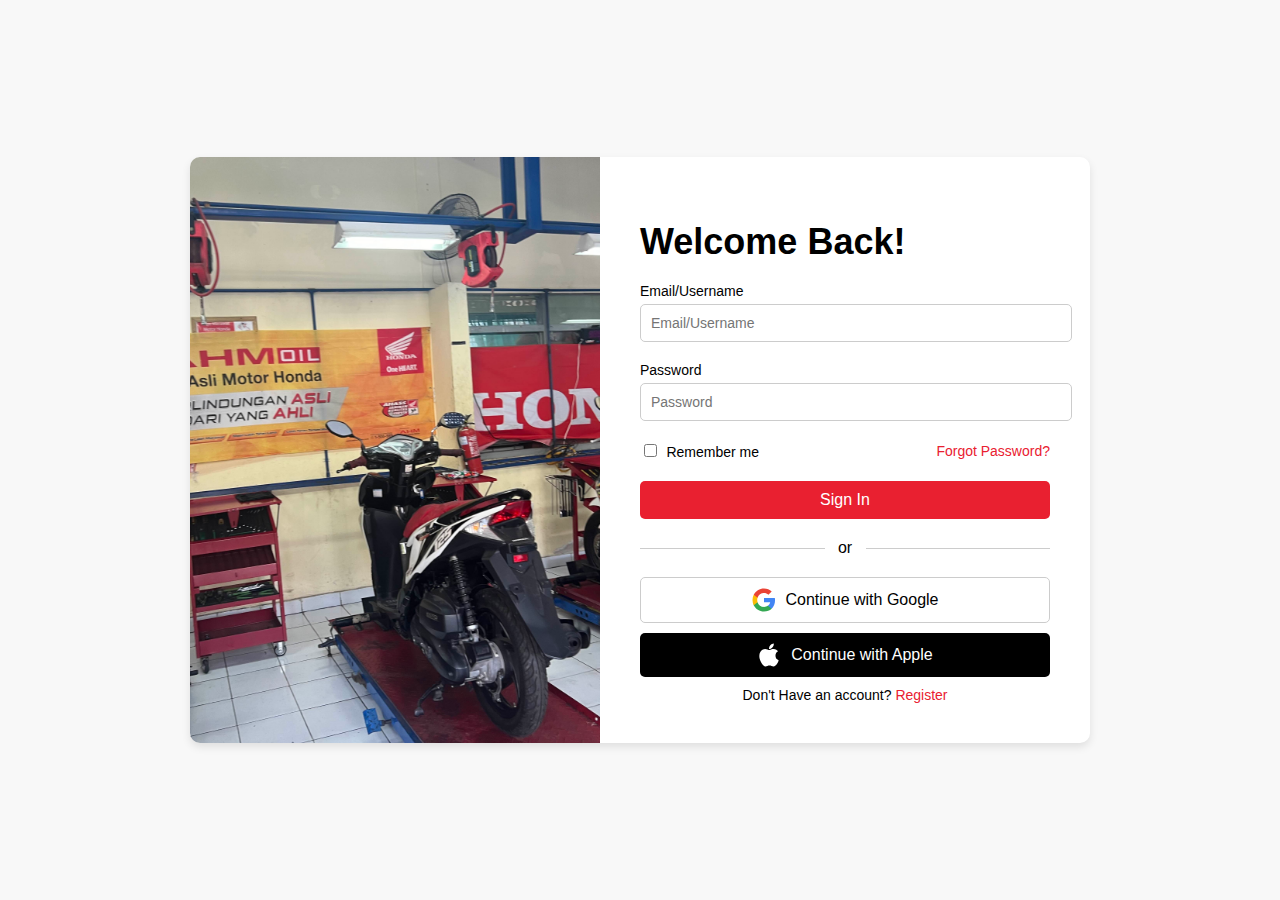
<file: index.html>
<!DOCTYPE html>
<html lang="en">
<head>
    <meta charset="UTF-8">
    <meta name="viewport" content="width=device-width, initial-scale=1.0">
    <title>login</title>
    <link rel="stylesheet" href="../login/login.css">
    <script src="/login/login.js" defer></script>
</head>
<body>
    <div class="container">
        <div class="image-section"></div>
        <form class="form-section" action="../homepage/index.html">
            <h1>Welcome Back!</h1>
            <label for="username">Email/Username</label>
            <input type="text" id="username" placeholder="Email/Username" required>
            <label for="password">Password</label>
            <input type="password" id="password" placeholder="Password" required>
            <div class="options">
                <div>
                    <input type="checkbox" id="remember">
                    <label for="remember">Remember me</label>
                </div>
                <a href="#">Forgot Password?</a>
            </div>
            <button onclick="changeLogin()" type="submit">Sign In</button>
            <div class="social-divider">
                <span> or </span>
            </div>
            <div class="social-login">
                <button class="google"><img src="../AssetIcon/Google Logo.svg" alt=""><i class="fab fa-google"></i> Continue with Google</button>
                <button class="apple"><img src="../AssetIcon/Apple Logo.svg" alt=""><i class="fab fa-apple"></i> Continue with Apple</button>
            </div>
            <div class="register">
                Don't Have an account? <a href="../register/index.html">Register</a>
            </div>
        </form>
    </div>
    <script src="logout.js"></script>
</body>
</html>
</file>
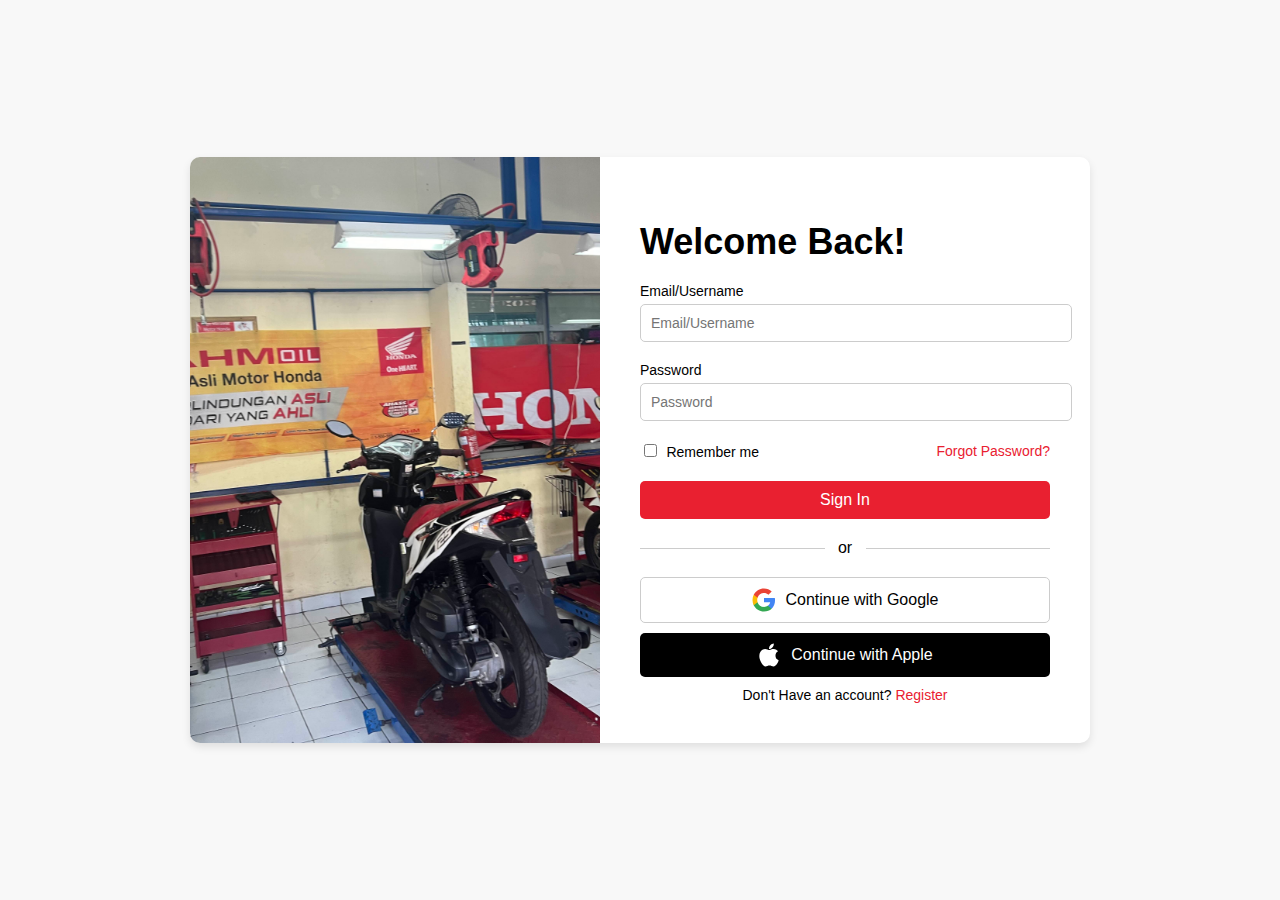
<file: daftar_guru/index.html>
<!DOCTYPE html>
<html lang="en">
<head>
    <meta charset="UTF-8">
    <meta name="viewport" content="width=device-width, initial-scale=1.0">
    <title>Document</title>
    <link rel="stylesheet" href="./guru.css">
    <link rel="stylesheet" href="../logout.css">
    <link href="https://fonts.googleapis.com/css2?family=Quicksand:wght@300;400;500;700&display=swap" rel="stylesheet">
    <link href="https://fonts.googleapis.com/css2?family=Roboto:wght@300;400;500;700&display=swap" rel="stylesheet">

</head>
<body>
    <header>
        <div class="navbar">
          <div class="spacer">
            <div class="logo">
              <img src="../AssetIcon/Logo Skensa TSM.svg">
            </div>
    
            <nav class="nav-links">
              <a href="../homepage/index.html">Home</a>
              <a href="#">Daftar Guru</a>
              <a href="../daftar_kelas/index.html">Daftar Kelas</a>
              <a href="../homepage/index.html#section">Fasilitas</a>
              <a href="../homepage/index.html#section">Agenda</a>
            </nav> 
          </div>
              <a href="#" class="logout-link" id="logout-link">
                <img src="../AssetIcon/Log Out Button.svg" alt="Log Out" class="logout-image">
              </a>
          </div>
        </header>

        <div id="logout-modal" class="modal">
            <div class="modal-content">
                <h2>Logout Akun?</h2>
                <p>Jika anda keluar dari akun maka anda harus<br>melakukan login ulang.</p>
                <button id="cancel-logout">Tidak</button>
                <button id="confirm-logout">Ya</button>
            </div>
        </div>

    <div class="content">
        <h1>Daftar Guru TSM</h1>
        <div class="row">  
            <div class="guru">
                <img src="./foto_guru/foto1.png" alt="">
                <div class="detail-guru">
                    <p class="nama-guru">Anak Agung Putu Ananta Putra,S.Pd</p>
                    <p class="kode-guru">Pemeliharaan listrik sepeda motor</p>
                </div>
            </div>

            <div class="guru">
                <img src="./foto_guru/foto4.png" alt="">
                <div class="detail-guru">
                    <p class="nama-guru">I Wayan Sumantra, S.Pd</p>
                    <p class="kode-guru">Pemeliharaan sasis sepeda motor</p>
                </div>
            </div>

            <div class="guru">
                <img src="./foto_guru/foto3.png" alt="">
                <div class="detail-guru">
                    <p class="nama-guru">I Gusti Lanang Yoga Rafsandita, A.Md.,S.Pd</p>
                    <p class="kode-guru">Pemeliharaan mesin sepeda motor</p>
                </div>
            </div>
        </div>

        <div class="row">
            <div class="guru">
                <img src="./foto_guru/foto7.png" alt="" style="width: 278px;">
                <div class="detail-guru">
                    <p class="nama-guru">I Nyoman Triartha Putra, ST</p>
                    <p class="kode-guru">Pemeliharaan sasis sepeda motor</p>
                </div>
            </div>

            <div class="guru">
                <img src="./foto_guru/foto5.png" alt="">
                <div class="detail-guru">
                    <p class="nama-guru">I Ketut Kariada, ST, MT</p>
                    <p class="kode-guru">Pemeliharaan listrik sepeda motor</p>
                </div>
            </div>

            <div class="guru">
                <img src="./foto_guru/foto6.png" alt="">
                <div class="detail-guru">
                    <p class="nama-guru">I Nyoman Mudana, S.Pd</p>
                    <p class="kode-guru">Pemeliharaan Mesin sepeda motor</p>
                </div>
            </div>
        </div>
    </div>

<script src="../logout.js" defer></script>
</body>
</html>
</file>
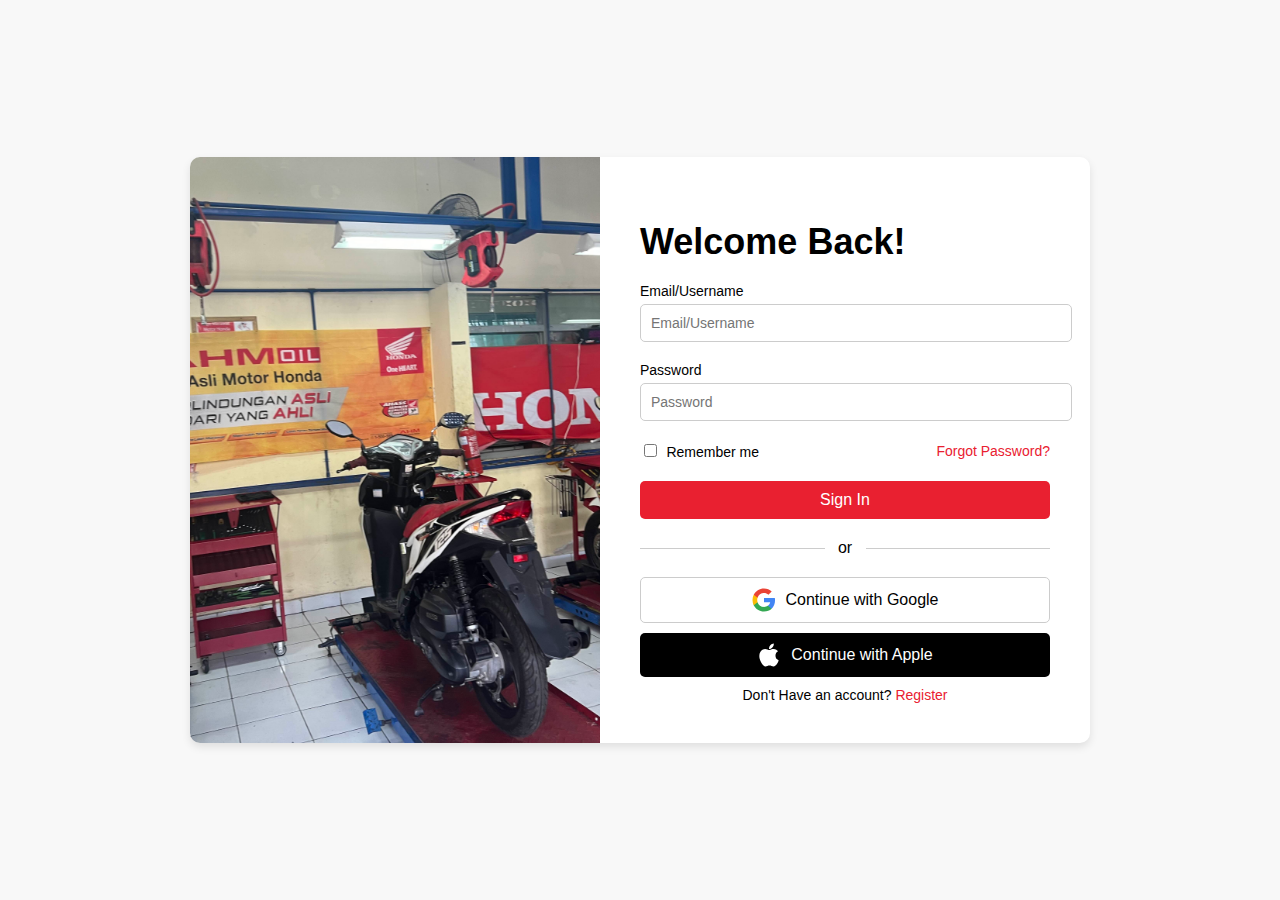
<file: daftar_kelas/index.html>
<!DOCTYPE html>
<html lang="en">
<head>
    <meta charset="UTF-8">
    <meta name="viewport" content="width=device-width, initial-scale=1.0">
    <title>Document</title>
    <link rel="stylesheet" href="./kelas.css">
    <link rel="stylesheet" href="../logout.css">
    <link href="https://fonts.googleapis.com/css2?family=Quicksand:wght@300;400;500;700&display=swap" rel="stylesheet">
    <link href="https://fonts.googleapis.com/css2?family=Roboto:wght@300;400;500;700&display=swap" rel="stylesheet">

</head>
<body>
  <header>
    <div class="navbar">
      <div class="spacer">
        <div class="logo">
          <img src="../AssetIcon/Logo Skensa TSM.svg">
        </div>

        <nav class="nav-links">
          <a href="../homepage/index.html">Home</a>
          <a href="../daftar_guru/index.html">Daftar Guru</a>
          <a href="#">Daftar Kelas</a>
          <a href="../homepage/index.html#section">Fasilitas</a>
          <a href="../homepage/index.html#section">Agenda</a>
        </nav> 
      </div>
          <a href="#" class="logout-link" id="logout-link">
            <img src="../AssetIcon/Log Out Button.svg" alt="Log Out" class="logout-image">
          </a>
      </div>
    </header>

    <div id="logout-modal" class="modal">
      <div class="modal-content">
          <h2>Logout Akun?</h2>
          <p>Jika anda keluar dari akun maka anda harus<br>melakukan login ulang.</p>
          <button id="cancel-logout">Tidak</button>
          <button id="confirm-logout">Ya</button>
      </div>
    </div>

    <div class="container">
        <h1>Daftar Kelas TSM</h1>

        <div class="row">
            <a href="../daftar_siswa/XII_TBSM1/XII_TBSM1.html">
              <div class="inner">
                <div class="box">XII TBSM 1</div>
              </div>
            </a>

            <a href="../daftar_siswa/XII_TBSM2/XII_TBSM2.html">
              <div class="inner">
                <div class="box">XII TBSM 2</div>
              </div>
            </a>

            <a href="../daftar_siswa/XII_TBSM3/XII_TBSM3.html">
              <div class="inner">
                <div class="box">XII TBSM 3</div>
              </div>
            </a>
        </div>

        <div class="column">
          <a href="../daftar_siswa/XI_TSM1/XI_TSM1.html">
            <div class="inner">
              <div class="box">XI TSM 1</div>
            </div>
          </a>

          <a href="../daftar_siswa/XI_TSM2/XI_TSM2.html">
            <div class="inner">
              <div class="box">XI TSM 2</div>
            </div>
          </a>

          <a href="../daftar_siswa/XTSM1/X_TSM1.html">
            <div class="inner">
              <div class="box">X TSM 1</div>
            </div>
          </a>

          <a href="../daftar_siswa/XTSM2/X_TSM2.html">
            <div class="inner">
              <div class="box">X TSM 2</div>
            </div>
          </a>

        </div>
    </div>

    <script src="../logout.js" defer></script>
</body>
</html>
</file>
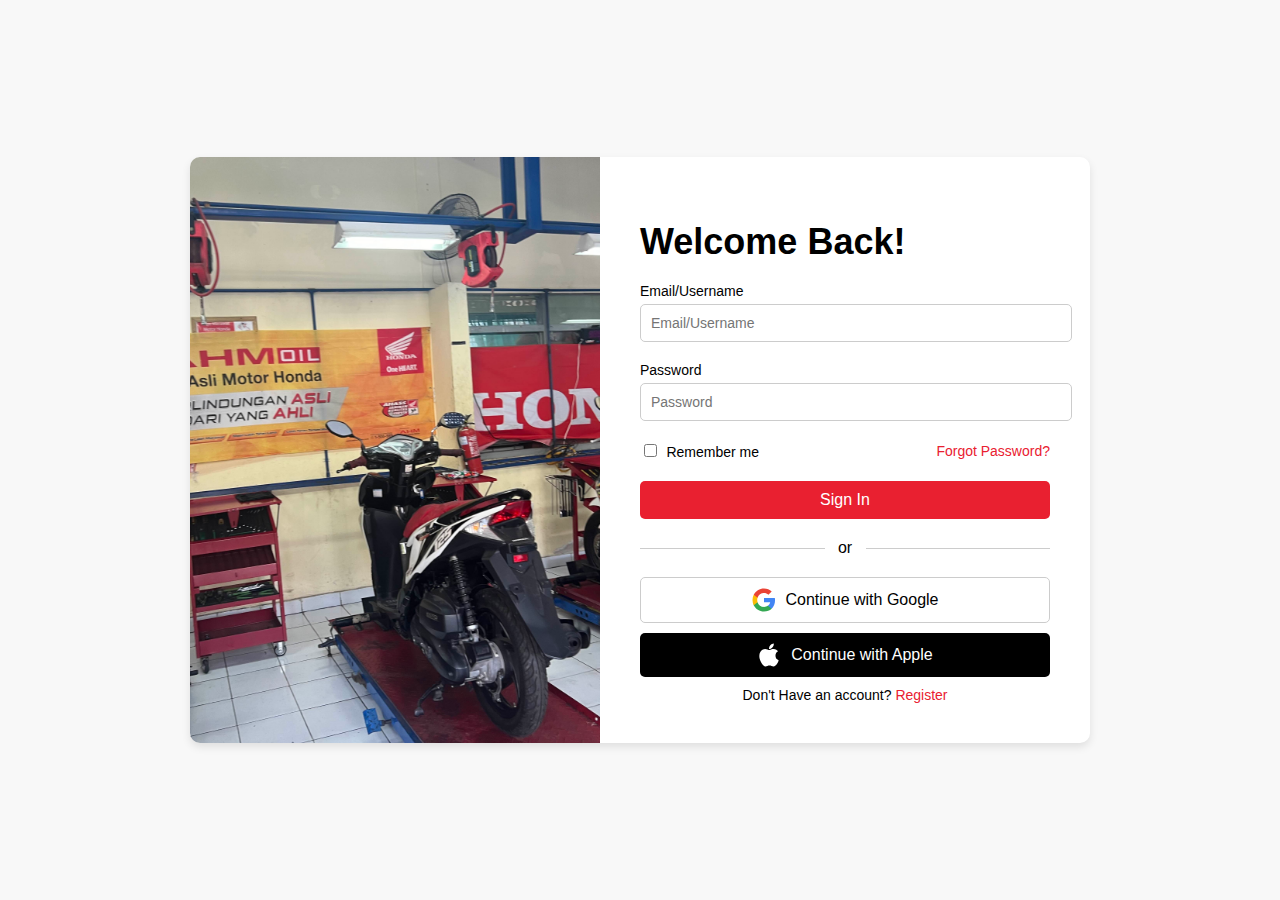
<file: homepage/index.html>
<!doctype html>
<html lang="en">
<head>
  <meta charset="UTF-8" />
  <meta name="viewport" content="width=device-width, initial-scale=1.0" />
  <title>Homepage</title>
  <link href="../logout.css" rel="stylesheet">
  <link href='./css/style.css' rel='stylesheet'>
  <link href='./css/box1.css' rel='stylesheet'>
  <link href='./css/box2.css' rel='stylesheet'>
  <link href='./css/box3.css' rel='stylesheet'>
  <link href='./css/box4.css' rel='stylesheet'>
  <link href='./css/guru&siswa.css' rel='stylesheet'>
  <link href='./css/countdown&quotes.css' rel='stylesheet'>
  <link href="https://fonts.googleapis.com/css2?family=Roboto:wght@400;700&display=swap" rel="stylesheet">
  <link href="https://fonts.googleapis.com/css2?family=Montserrat:wght@400;700&display=swap" rel="stylesheet">
  <link href="https://fonts.googleapis.com/css2?family=Quicksand:wght@300;400;500;700&display=swap" rel="stylesheet">
  <script src="main.js" defer></script>
</head>
<body>
  <header>
    <div class="navbar">
      <div class="spacer">
        <div class="logo">
          <img src="../AssetIcon/Logo Skensa TSM.svg">
        </div>

        <nav class="nav-links">
          <a href="#">Home</a>
          <a href="../daftar_guru/index.html">Daftar Guru</a>
          <a href="../daftar_kelas/index.html">Daftar Kelas</a>
          <a href="#section">Fasilitas</a>
          <a href="#section">Agenda</a>
        </nav> 
      </div>
          <a href="#" class="logout-link"  id="logout-link">
            <img src="../AssetIcon/Log Out Button.svg" alt="Log Out" class="logout-image">
          </a>
      </div>
    </header>
    <div id="logout-modal" class="modal">
      <div class="modal-content">
          <h2>Logout Akun?</h2>
          <p>Jika anda keluar dari akun maka anda harus<br>melakukan login ulang.</p>
          <button id="cancel-logout">Tidak</button>
          <button id="confirm-logout">Ya</button>
      </div>
  </div>

       <div class="hero">
        <section class="hero-text">
         <h1>Disiplin Berkarakter dan Beretika</h1>
         <p>Selamat datang di website profile jurusan TSM, Teknik Sepeda Motor.</p>
        </section>

        <section class="content">
            <div class="welcome">
                <h2>
                    Selamat datang di SMKN 1 Denpasar
                </h2>
                <p>
                  Jurusan Teknik Sepeda Motor (TSM) di SMKN 1 Denpasar merupakan kompetensi di bidang otomotif, khususnya sepeda motor. Dengan kurikulum yang dirancang untuk membekali siswa dengan pengetahuan dan keterampilan praktis, lulusan TSM siap berkarier sebagai mekanik profesional, teknisi perakitan, hingga wirausaha di bidang otomotif. Dilengkapi dengan fasilitas bengkel yang modern dan tenaga pengajar yang kompeten, SMKN 1 Denpasar memberikan kesempatan bagi siswa untuk belajar secara langsung dan mendalam tentang berbagai sistem pada sepeda motor.
                </p>
                <h4>
                    Sambutan Kepala Kompetensi Otomotif
                </h4>
                <div class="headmaster">
                    <img alt="Headmaster's photo" height="50" src="../AssetGambar/Gede Teges.png" width="50"/>
                    <div>
                        <strong>
                          Gede Teges, S.Pd
                        </strong>
                        <br/>
                        Kepala Kompetensi Otomotif
                    </div>
                </div>
            </div>
            <div class="school-info">
                <h2>
                 Data Sekolah
                </h2>
                <div class="stats">
                  <div>
                      <span class="stat-number" data-target="6">0</span>
                      Guru &amp; Staff
                  </div>
                  <div>
                      <span class="stat-number" data-target="30">0</span>
                      Prestasi
                  </div>
                  <div>
                      <span class="stat-number" data-target="4">0</span>
                      Fasilitas
                  </div>
                  <div>
                      <span class="stat-number" data-target="9">0</span>
                      Ekstrakurikuler
                  </div>
              </div>
                <div class="contact">
                 <p>
                  Kontak Sekolah
                 </p>
                 <span>
                  +62 XXXX
                 </span>
                 <div class="social-media">
                  <a href="#" class="social-icon">
                  <img alt="Whatsapp" src="../AssetIcon/Whatsapp.svg"/>
                  </a>
                  <a href="#" class="social-icon">
                  <img alt="Youtube" src="../AssetIcon/Youtube.svg"/>
                  </a>
                  <a href="#" class="social-icon">
                  <img alt="Facebook" src="../AssetIcon/Facebook.svg"/>
                  </a>
                  <a href="#" class="social-icon">
                  <img alt="Instagram" src="../AssetIcon/Instagram.svg"/>
                  </a>
                 </div>
                </div>
               </div>
        </section>
       </div>
       
       <div class="agendaWrapper">
       <section class="agenda">
        <div class="agenda-item">
         <h3>
          Agenda Sekolah
         </h3>
         <h2>
            Nama Agenda
         </h2>
         <table>
          <tr>
           <th>
            Hari
           </th>
           <td>
            Senin
           </td>
          </tr>
          <tr>
           <th>
            Tanggal
           </th>
           <td>
            24 Desember 2024
           </td>
          </tr>
          <tr>
           <th>
            Jam
           </th>
           <td>
            08:30-09:30
           </td>
          </tr>
         </table>
        </div>
        <img alt="Students studying together"  src="../AssetGambar/image_3.png"/>
        <div class="agenda-list">
         <h3>
          Agenda Sekolah
         </h3>
         <ul>
          <li>
            11 Juli 2024:
           <span>
           Pembukaan Pendaftaran Calon Peserta Didik
          </span>
          </li>
          <li>
            11 Juli 2024:
           <span>
           Pembagian Rapat &amp; Perayaan Kelulusan Angkatan 60
          </span>
          </li>
          <li>
            11 Juli 2024:
           <span>
           Pelaksanaan Profil Pelajar Pancasila Bertema Teknologi
          </span>
          </li>
          <li>
            11 Juli 2024:
           <span>
           Acara Hut Skensa ke-62
          </span>
          </li>
         </ul>
        </div>
       </section>
      </div>
      <div class="footer">
        <div class="footer-text">
            <span>Siswa SMKN 1 Meraih Medali Emas di Ajang Atletik PON Aceh</span>
            <span>Siswa SMKN 1 Meraih Medali Emas di Ajang Atletik PON Aceh</span>
            <span>Siswa SMKN 1 Meraih Medali Emas di Ajang Atletik PON Aceh</span>
        </div>
    </div>
    <div class="img-container">
      <div class="img_1">
        <p class="p-box">Berita Terbaru</p>
        <p class="date">12 Agustus  2022</p>
        <p class="desc">Siswa Tsm Berhasil Meraih Medali Emas di PON  Aceh</p>
      </div>
      <div class="img_2">
        <p class="date">12 Agustus  2022</p>
        <p class="desc">Siswa Tsm Berhasil Meraih Medali Emas di Science Competition</p>
      </div>
      <div class="img_3">
        <div class="img_3_content">
          <img alt="osis"  src="../AssetGambar/nyoman mudana.png">
          <p class="below">I Nyoman Mudana, S.Pd</p>
          <p class="job">Guru Sejarah TSM</p>
        </div>
        <div class="side-content">
          <p class="p-box">Selamat Ulang Tahun</p>
          <p class="p-desc">Selamat Ulang Tahun Pak Nyoman selaku guru jurusan Tsm!</p>
        </div>
      </div>
      <div class="img_4" id="section">
        <p class="date">12 Agustus  2022</p>
        <p class="desc">Siswa Tsm Berhasil Meraih Medali Emas di Porjar</p>
      </div>
      <div class="img_5">
        <p class="date">12 Agustus  2022</p>
        <p class="desc">Siswa Tsm Berhasil Meraih Medali Emas di Porjar</p>
      </div>
    </div>
    <div class="box-4">
      <div class="wrapper">
        <h3>Blog Guru</h3>
        <div class="content">
          <img alt="content img" src="../AssetGambar/blogGuru.png" class="content-img" />
          <div class="content-wrapper">
            <div class="content-desc">
              <img alt="desc-img" src="../AssetGambar/image1.png" />
              <div class="desc-text">
                <p class="date">11 Juli 2024</p>
                <p class="desc">Pelaksanaan P5 di Jurusan Tsm</p>
              </div>
            </div>
            <div class="content-desc">
              <img alt="desc-img" src="../AssetGambar/image1.png" />
              <div class="desc-text">
                <p class="date">11 Juli 2024</p>
                <p class="desc">Uji Kompetensi Jurusan Tsm</p>
              </div>
            </div>
            <p class="p-box">Lainnya</p>
          </div>
        </div>
      </div>
      <div class="wrapper">
        <h3>Kegiatan</h3>
        <div class="content">
          <img alt="content img" src="../AssetGambar/Kegiatan.png" class="content-img" />
          <div class="content-wrapper">
            <div class="content-desc">
              <img alt="desc-img" src="../AssetGambar/image1.png" />
              <div class="desc-text">
                <p class="date">11 Juli 2024</p>
                <p class="desc">Dunia Otomotif dalam Genggaman: Tips dan Trik Terbaru untuk Guru TSM</p>
              </div>
            </div>
            <div class="content-desc">
              <img alt="desc-img" src="../AssetGambar/image1.png" />
              <div class="desc-text">
                <p class="date">11 Juli 2024</p>
                <p class="desc">Membentuk Teknisi Handal: Inovasi Pembelajaran di Jurusan TSM</p>
              </div>
            </div>
            <p class="p-box">Lainnya</p>
          </div>
        </div>
      </div>
      <div class="wrapper">
        <h3>Fasilitas</h3>
        <div class="content">
          <img alt="content img" src="../AssetGambar/Ekstrakulikuler.png" class="content-img" />
          <div class="content-wrapper">
            <div class="content-desc">
              <img alt="desc-img" src="../AssetGambar/image1.png" />
              <div class="desc-text">
                <p class="date">11 Juli 2024</p>
                <p class="desc">Jelajah Fasilitas Bengkel TSM: Lengkapi dengan Peralatan Modern</p>
              </div>
            </div>
            <div class="content-desc">
              <img alt="desc-img" src="../AssetGambar/image1.png" />
              <div class="desc-text">
                <p class="date">11 Juli 2024</p>
                <p class="desc">Bengkel TSM: Tempat Belajar dan Praktik yang Menyenangkan</p>
              </div>
            </div>
            <p class="p-box">Lainnya</p>
          </div>
        </div>
      </div>
      <div class="wrapper">
        <h3>Agenda</h3>
        <div class="content">
          <img alt="content img" src="../AssetGambar/agenda.png" class="content-img" />
          <div class="content-wrapper">
            <div class="content-desc">
              <img alt="desc-img" src="../AssetGambar/image1.png" />
              <div class="desc-text">
                <p class="date">11 Juli 2024</p>
                <p class="desc">Agenda Kegiatan Jurusan Teknik Sepeda Motor Semester Ganjil</p>
              </div>
            </div>
            <div class="content-desc">
              <img alt="desc-img" src="../AssetGambar/image1.png" />
              <div class="desc-text">
                <p class="date">11 Juli 2024</p>
                <p class="desc">Jadwal Pelaksanaan Praktikum dan Proyek Jurusan TSM Tahun Ajaran [Tahun Ajaran]</p>
              </div>
            </div>
            <p class="p-box">Lainnya</p>
          </div>
        </div>
      </div>
    </div>
    <div class="agenda-countdown">
      <div class="agenda-detail">
        <div class="agenda-date">
          <h3 id="countdown-date">20 November 2024</h3>
          <h2>Pelaksanaan Ujian Akhir Semester Jurusan TSM Selanjutnya</h2>
        </div>
        <div class="countdown">
          <div class="box">
            <span id="days">10</span>
            <p>Hari</p>
          </div>
          <div class="box">
            <span id="hours">02</span>
            <p>Jam</p>
          </div>
          <div class="box">
            <span id="minutes">31</span>
            <p>Menit</p>
          </div>
          <div class="box-detik">
            <span id="seconds">53</span>
            <p>Detik</p>
          </div>
        </div>
      </div>
    </div>
    <div class="docs-container">
      <div class="box1">
        <img alt="docs image" src="../AssetGambar/bengkel.jpg" />
      </div>
      <div class="box2">
        <img alt="docs image" src="../AssetGambar/Backgournd_2.png" />
      </div>
      <div class="box3">
        <img alt="docs image" src="../AssetGambar/image_3.png" />
      </div>
      <div class="box4">
        <img alt="docs image" src="../AssetGambar/bengkel2.jpg" />
      </div>
      <div class="box5">
        <img alt="docs image" src="../AssetGambar/Backgournd_2.png" />
      </div>
      <div class="box6">
        <img alt="docs image" src="../AssetGambar/bengkel.jpg" />
      </div>
      <div class="box7">
        <img alt="docs image" src="../AssetGambar/bengkel2.jpg" />
      </div>
      <div class="box8">
        <img alt="docs image" src="../AssetGambar/image_3.png" />
      </div>
    </div>
    <div class="quotes">
      <h3>Quotes</h3>
      <h2>“Dunia ini adalah buku yang besar, dan setiap<br>
        halamannya adalah pelajaran baru. Teruslah membaca<br> 
        dan belajar.”
      </h2>
      <p>By Pak Edo</p>
    </div>
    <div class="Guru">
      <h3><u>Guru</u></h3>
      <div class="lainnya">
        <a href="../daftar_guru/index.html">
          <div class="link">
            <p>Lainnya</p>
            <img alt="arrow" src="../AssetIcon/arrow-right.svg"/>
          </div>
        </a>
      </div>
      <div class="img-grid">
        <div class="container1">
          <div class="content">
            <p class="desc">I Nyoman Triartha Putra, ST</p>
          </div>
        </div>
        <div class="container2">
          <div class="content">
            <p class="desc">Anak Agung Putu Ananta Putra,S.Pd</p>
          </div>
        </div>
        <div class="container3">
          <div class="content">
            <p class="desc">I Gusti Lanang Yoga Rafsandita, A.Md.,S.Pd</p>
          </div>
        </div>
        <div class="container4">
          <div class="content">
            <p class="desc">I Nyoman Mudana, S.Pd</p>
          </div>
        </div>
      </div>
    </div>
    <div class="Siswa">
      <h3><u>Kelas</u></h3>
      <div class="lainnya">
        <a href="../daftar_kelas/index.html">
          <div class="link">
            <p>Lainnya</p>
            <img alt="arrow" src="../AssetIcon/arrow-right.svg"/>
          </div>
        </a>
      </div>
      <div class="grid">
        <div class="container1">
            <p class="desc">XII<br>TBSM 2</p>
        </div>
        <div class="container2">
            <p class="desc">XII<br>TBSM 1</p>
        </div>
        <div class="container3">
            <p class="desc">XI<br>TSM 1</p>
        </div>
        <div class="container4">
            <p class="desc">X<br> TSM 1</p>
        </div>
      </div>
    </div>
    <div class="support">
      <div class="support-archives">
        <h3>Archives</h3>
        <p>15 November 2024</p>
        <h3>Archives</h3>
        <p>Home</p>
        <p>Daftar Guru</p>
        <p>Daftar Kelas</p>
        <p>Daftar Siswa</p>
        <p>Fasilitas</p>
        <p>Agenda</p>
      </div>
      <div class="support-post">
        <h3>Post Terbaru</h3>
        <div class="content-desc">
            <img alt="desc-img" src="../AssetGambar/image1.png"/>
            <div class="desc-text">
              <p class="date">11 Juli 2024</p>
              <p class="desc">Keaktifan Siswa dalam<br> Pembelajaran</p>
            </div>
        </div>
        <div class="content-desc">
          <img alt="desc-img" src="../AssetGambar/image1.png"/>
          <div class="desc-text">
            <p class="date">11 Juli 2024</p>
            <p class="desc">Keaktifan Siswa dalam<br> Pembelajaran</p>
          </div>
        </div>
        <div class="content-desc">
          <img alt="desc-img" src="../AssetGambar/image1.png"/>
          <div class="desc-text">
            <p class="date">11 Juli 2024</p>
            <p class="desc">Keaktifan Siswa dalam<br> Pembelajaran</p>
          </div>
        </div>
    </div>
    <div class="support-info">
        <h3>Informasi Sekolah &amp; Jurusan</h3>
        <p>SMKN 1 Denpasar</p>
        <p class="NPSN">NPSN 88XXXX</p>
        <div>
          <div class="social-media">
            <a href="#" class="social-icon">
            <img alt="Whatsapp" src="../AssetIcon/Whatsapp.svg"/>
            </a>
            <a href="#" class="social-icon">
            <img alt="Youtube" src="../AssetIcon/Youtube.svg"/>
            </a>
            <a href="#" class="social-icon">
            <img alt="Facebook" src="../AssetIcon/Facebook.svg"/>
            </a>
            <a href="#" class="social-icon">
            <img alt="Instagram" src="../AssetIcon/Instagram.svg"/>
            </a>
           </div>
        </div>
      </div>
    </div>
    <footer>
        <p>&copy; Copyright By@SkensaTeamSukses.com</p>
    </footer>
    <script src="../logout.js"></script>
</body>
</html>
</file>
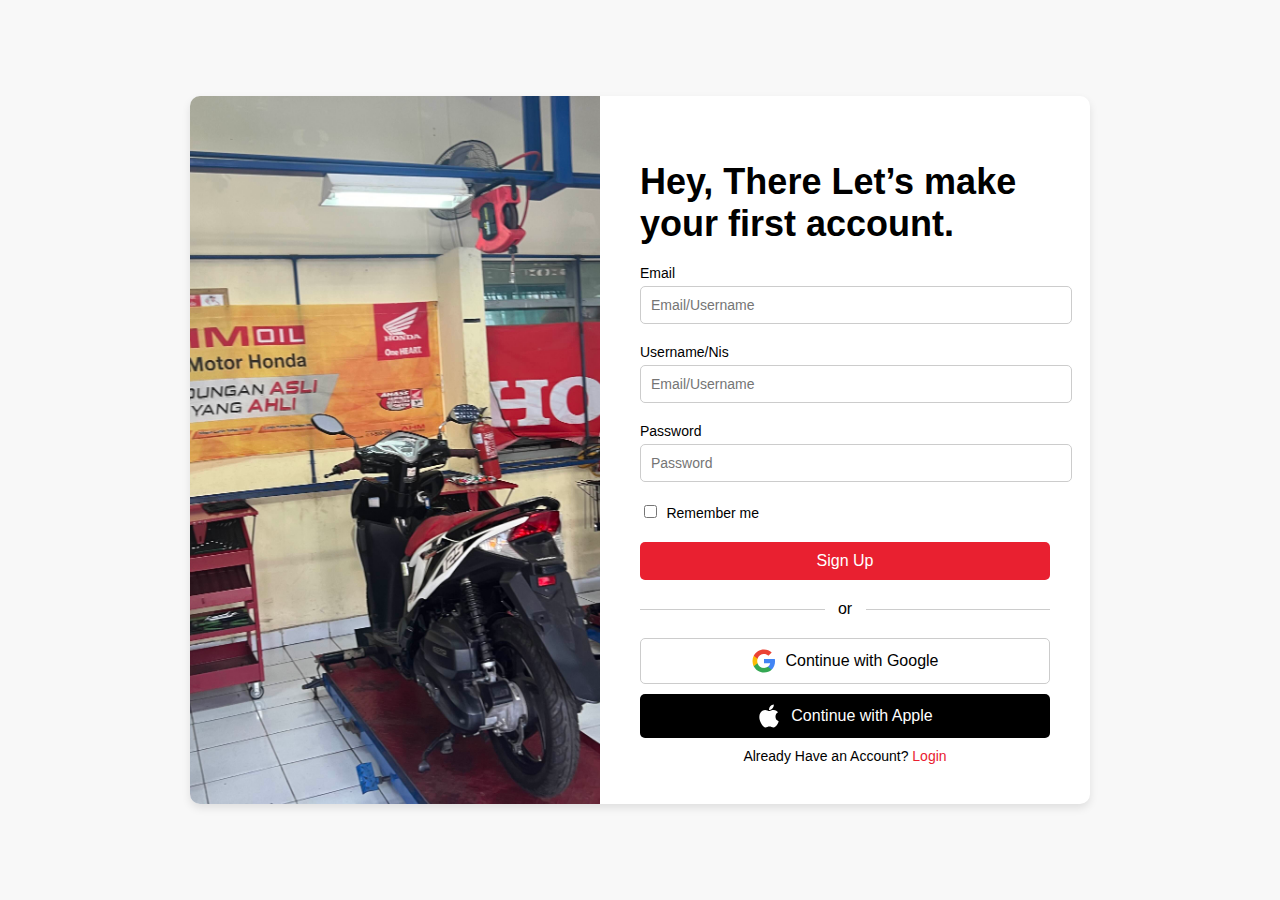
<file: register/index.html>
<!DOCTYPE html>
<html lang="en">
<head>
    <meta charset="UTF-8">
    <meta name="viewport" content="width=device-width, initial-scale=1.0">
    <title>login</title>
    <link rel="stylesheet" href="style.css">
</head>
<body>
    <div class="container">
        <div class="image-section"></div>
        <form class="form-section" action="../homepage/index.html">
            <h1>Hey, There Let’s make your first account.</h1>
            <label for="username">Email</label>
            <input type="email" id="username" placeholder="Email/Username" required>
            <label for="username">Username/Nis</label>
            <input type="text" id="username" placeholder="Email/Username" required>
            <label for="password">Password</label>
            <input type="password" id="password" placeholder="Password" required>
            <div class="options">
                <div>
                    <input type="checkbox" id="remember">
                    <label for="remember">Remember me</label>
                </div>
                
            </div>
            <button type="submit">Sign Up</button>
            <div class="social-divider">
                <span> or </span>
            </div>
            <div class="social-login">
                <button class="google"><img src="../AssetIcon/Google Logo.svg" alt=""><i class="fab fa-google"></i> Continue with Google</button>
                <button class="apple"><img src="../AssetIcon/Apple Logo.svg" alt=""><i class="fab fa-apple"></i> Continue with Apple</button>
            </div>
            <div class="register">
                Already Have an Account? <a href="../login/index.html">Login</a>
            </div>
        </form>
    </div>
    <script src="main.js"></script>
</body>
</html>
</file>
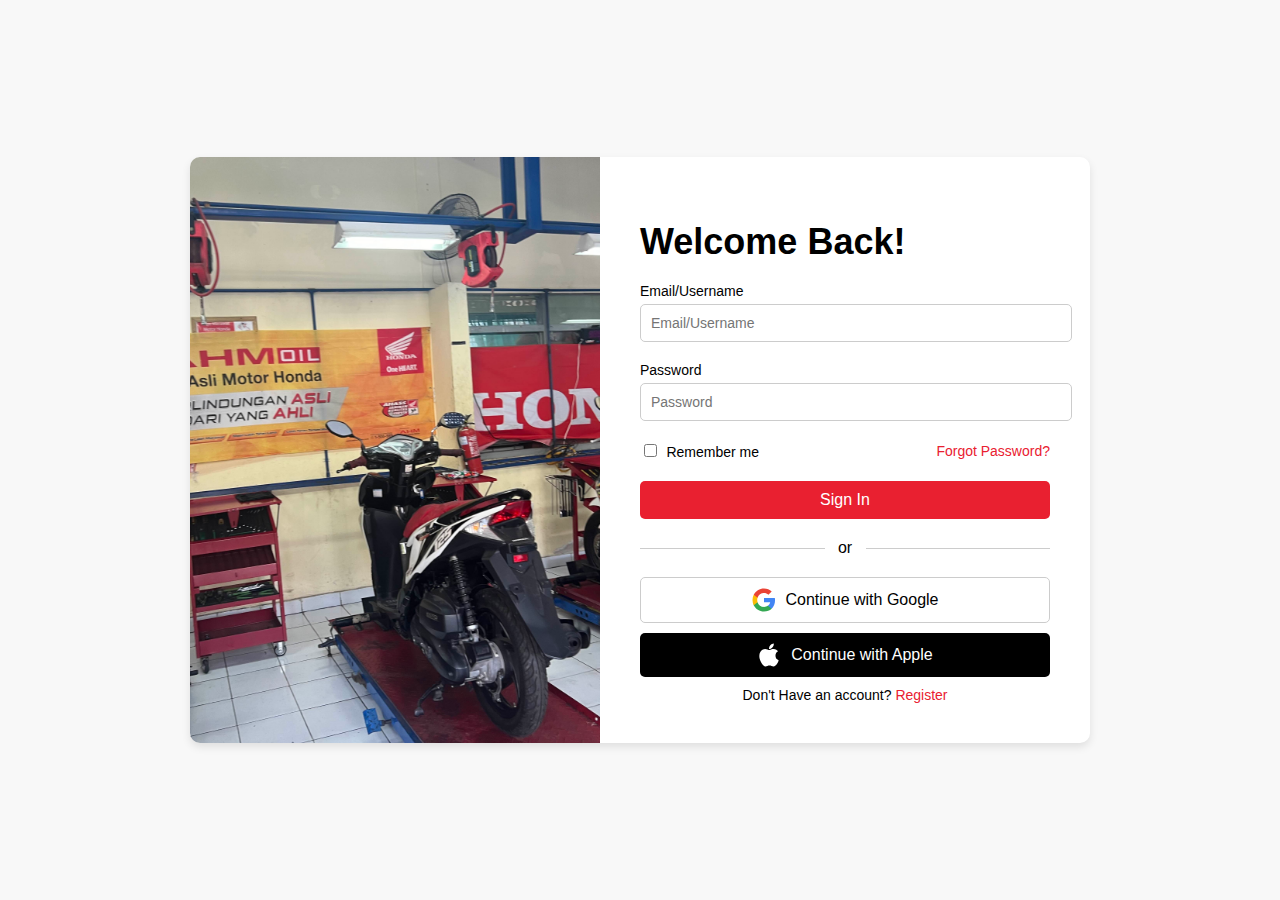
<file: daftar_siswa/XI_TSM1/XI_TSM1.html>
<!DOCTYPE html>
<html lang="id">
<head>
    <meta charset="UTF-8">
    <meta name="viewport" content="width=device-width, initial-scale=1.0">
    <title>Data Siswa TSM</title>
    <link rel="stylesheet" href="../style.css">
    <link rel="stylesheet" href="../../logout.css">
    <link href="https://fonts.googleapis.com/css2?family=Quicksand:wght@400;500;600&display=swap" rel="stylesheet">
</head>
<body>
    <header>
        <div class="navbar">
          <div class="spacer">
            <div class="logo">
              <img src="../../AssetIcon/Logo Skensa TSM.svg">
            </div>
    
            <nav class="nav-links">
              <a href="../../homepage/index.html">Home</a>
              <a href="../../daftar_guru/index.html">Daftar Guru</a>
              <a href="../../daftar_kelas/index.html">Daftar Kelas</a>
              <a href="../../homepage/index.html#section">Fasilitas</a>
              <a href="../../homepage/index.html#section">Agenda</a>
            </nav> 
          </div>
              <a href="#" class="logout-link" id="logout-link">
                <img src="../../AssetIcon/Log Out Button.svg" alt="Log Out" class="logout-image">
              </a>
          </div>
        </header>

        <div id="logout-modal" class="modal">
          <div class="modal-content">
              <h2>Logout Akun?</h2>
              <p>Jika anda keluar dari akun maka anda harus<br>melakukan login ulang.</p>
              <button id="cancel-logout">Tidak</button>
              <button id="confirm-logout">Ya</button>
          </div>
        </div>

        <div class="container">
          <h1>Data Siswa Teknik Sepeda Motor (XI TSM 1)</h1>
          <div id="table-container"></div>
      </div>
      <script src="../../logout.js"></script>
      <script src="./script.js"></script>
</body>
</html>
</file>
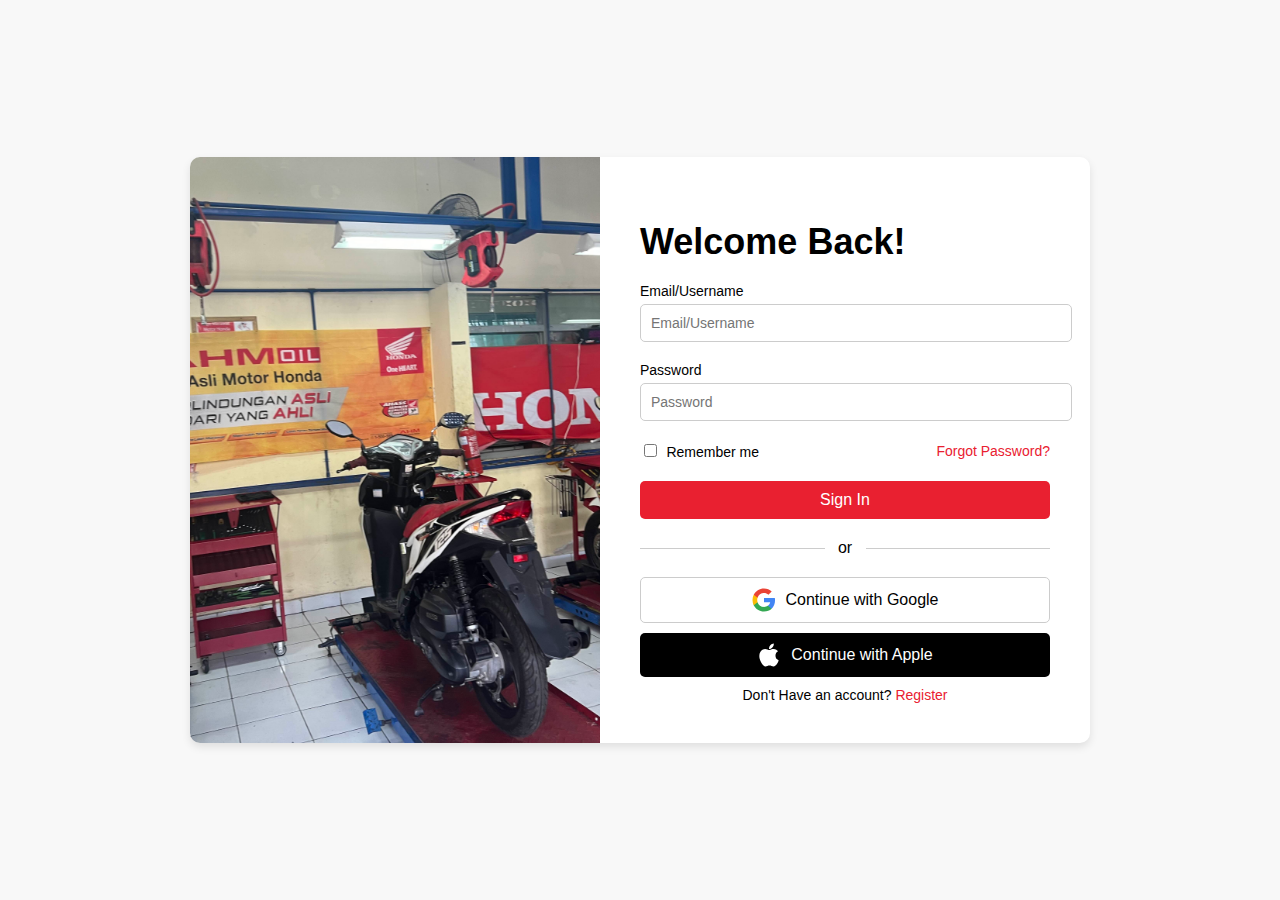
<file: daftar_siswa/XI_TSM2/XI_TSM2.html>
<!DOCTYPE html>
<html lang="id">
<head>
    <meta charset="UTF-8">
    <meta name="viewport" content="width=device-width, initial-scale=1.0">
    <title>Data Siswa TSM</title>
    <link rel="stylesheet" href="../style.css">
    <link href="../../logout.css" rel="stylesheet">
    <link href="https://fonts.googleapis.com/css2?family=Quicksand:wght@400;500;600&display=swap" rel="stylesheet">
</head>
<body>
    <header>
        <div class="navbar">
          <div class="spacer">
            <div class="logo">
              <img src="../../AssetIcon/Logo Skensa TSM.svg">
            </div>
    
            <nav class="nav-links">
              <a href="../../homepage/index.html">Home</a>
              <a href="../../daftar_guru/index.html">Daftar Guru</a>
              <a href="../../daftar_kelas/index.html">Daftar Kelas</a>
              <a href="../../homepage/index.html#section">Fasilitas</a>
              <a href="../../homepage/index.html#section">Agenda</a>
            </nav> 
          </div>
              <a href="#" class="logout-link" id="logout-link">
                <img src="../../AssetIcon/Log Out Button.svg" alt="Log Out" class="logout-image">
              </a>
          </div>
        </header>

        <div id="logout-modal" class="modal">
          <div class="modal-content">
              <h2>Logout Akun?</h2>
              <p>Jika anda keluar dari akun maka anda harus<br>melakukan login ulang.</p>
              <button id="cancel-logout">Tidak</button>
              <button id="confirm-logout">Ya</button>
          </div>
      </div>

        <div class="container">
          <h1>Data Siswa Teknik Sepeda Motor (XI TSM 2)</h1>
          <div id="table-container"></div>
      </div>
      
      
      <script src="./script.js"></script>
      <script src="../../logout.js"></script>
</body>
</html>
</file>
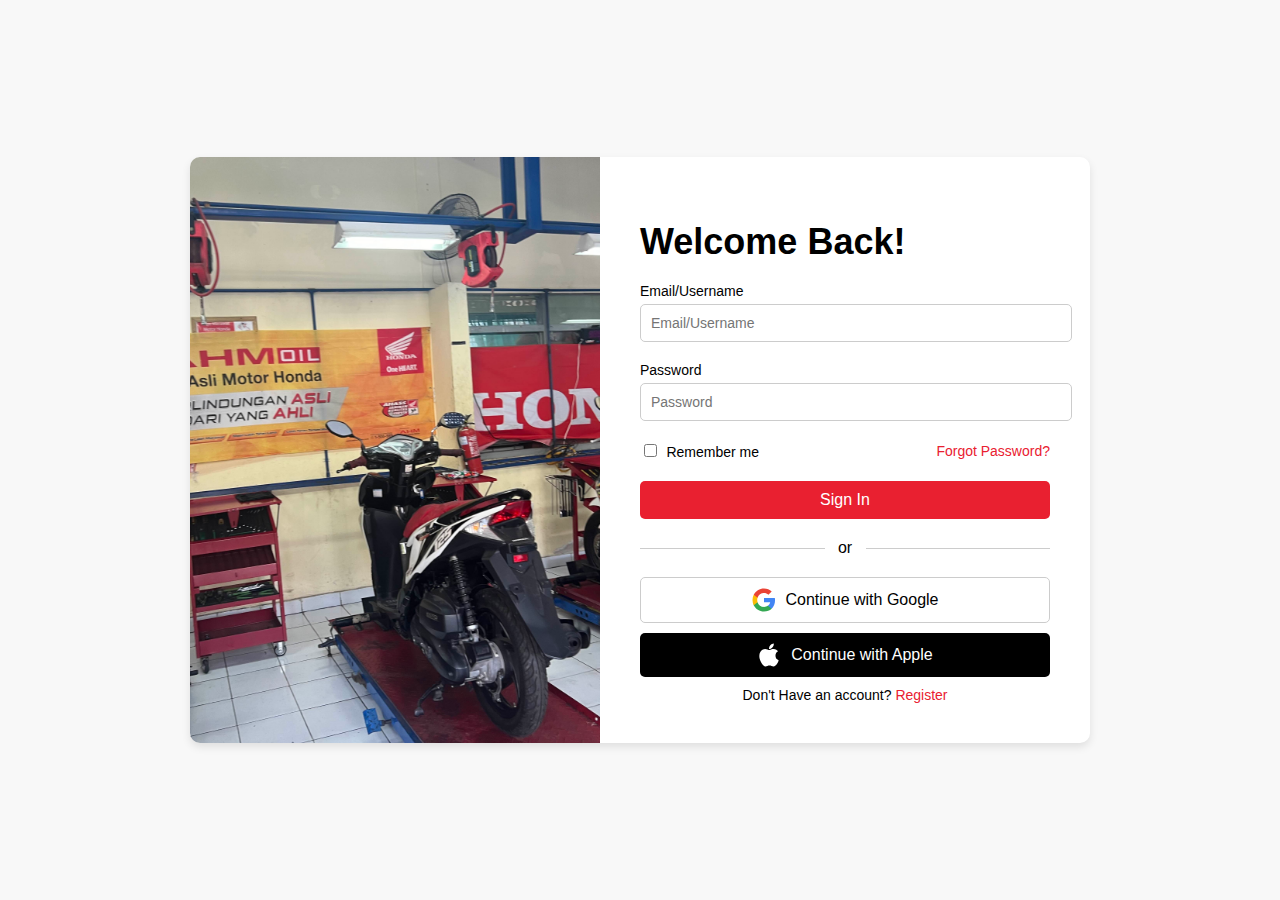
<file: daftar_siswa/XII_TBSM1/XII_TBSM1.html>
<!DOCTYPE html>
<html lang="id">
<head>
    <meta charset="UTF-8">
    <meta name="viewport" content="width=device-width, initial-scale=1.0">
    <title>Data Siswa TBSM</title>
    <link href="../../logout.css" rel="stylesheet">
    <link rel="stylesheet" href="../style.css">
    <link href="https://fonts.googleapis.com/css2?family=Quicksand:wght@400;500;600&display=swap" rel="stylesheet">
</head>
<body>
    <header>
        <div class="navbar">
          <div class="spacer">
            <div class="logo">
              <img src="../../AssetIcon/Logo Skensa TSM.svg">
            </div>
    
            <nav class="nav-links">
              <a href="../../homepage/index.html">Home</a>
              <a href="../../daftar_guru/index.html">Daftar Guru</a>
              <a href="../../daftar_kelas/index.html">Daftar Kelas</a>
              <a href="../../homepage/index.html#section">Fasilitas</a>
              <a href="../../homepage/index.html#section">Agenda</a>
            </nav> 
          </div>
              <a href="#" class="logout-link" id="logout-link">
                <img src="../../AssetIcon/Log Out Button.svg" alt="Log Out" class="logout-image">
              </a>
          </div>
        </header>
        <div id="logout-modal" class="modal">
          <div class="modal-content">
              <h2>Logout Akun?</h2>
              <p>Jika anda keluar dari akun maka anda harus<br>melakukan login ulang.</p>
              <button id="cancel-logout">Tidak</button>
              <button id="confirm-logout">Ya</button>
          </div>
      </div>

        <div class="container">
          <h1>Data Siswa Teknik Sepeda Motor (XII TBSM 1)</h1>
          <div id="table-container"></div>
      </div>

      <script src="../../logout.js"></script>
      <script src="script.js"></script>
</body>
</html>
</file>
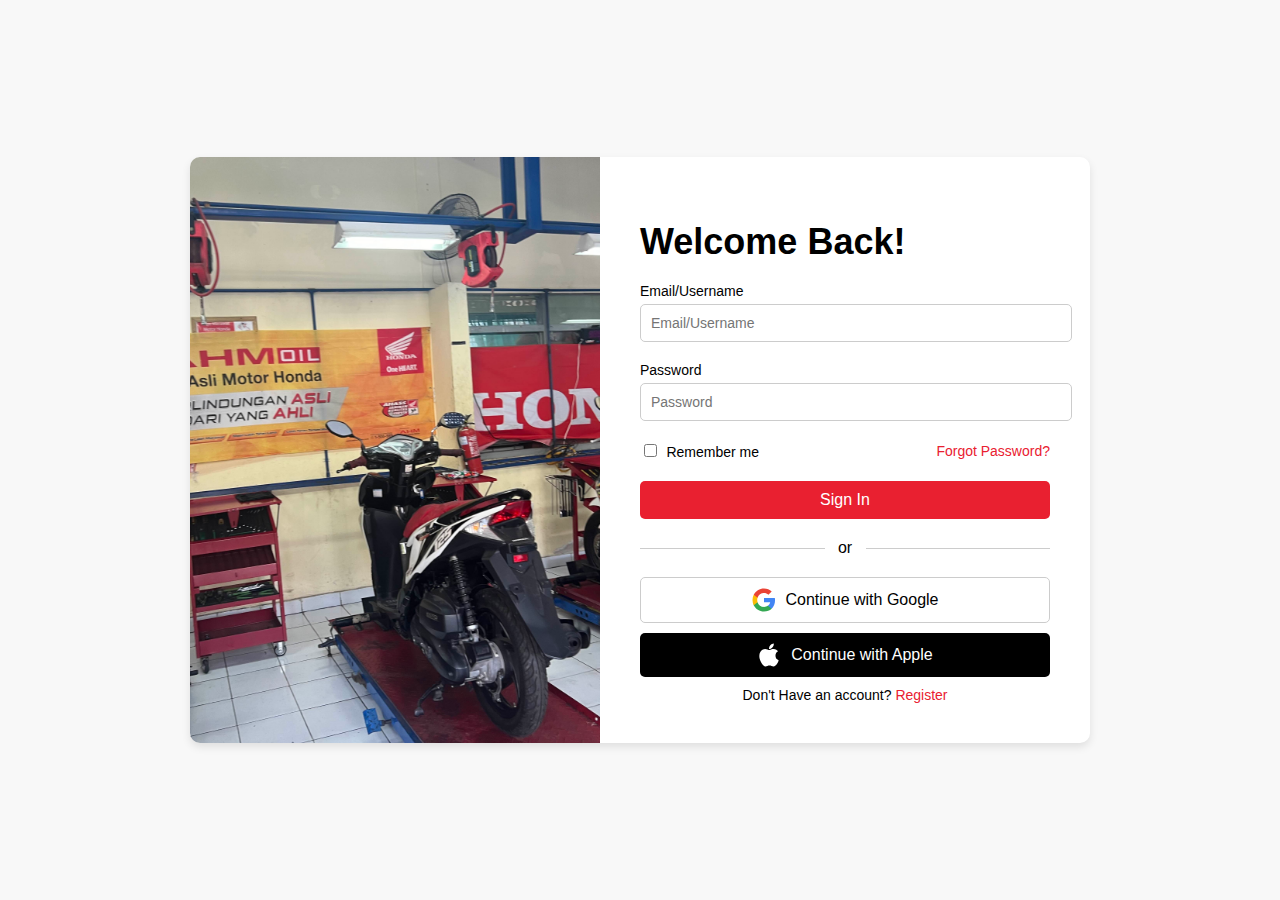
<file: daftar_siswa/XII_TBSM2/XII_TBSM2.html>
<!DOCTYPE html>
<html lang="id">
<head>
    <meta charset="UTF-8">
    <meta name="viewport" content="width=device-width, initial-scale=1.0">
    <title>Data Siswa TBSM</title>
    <link href="../../logout.css" rel="stylesheet">
    <link rel="stylesheet" href="../style.css">
    <link href="https://fonts.googleapis.com/css2?family=Quicksand:wght@400;500;600&display=swap" rel="stylesheet">
</head>
<body>
    <header>
        <div class="navbar">
          <div class="spacer">
            <div class="logo">
              <img src="../../AssetIcon/Logo Skensa TSM.svg">
            </div>
    
            <nav class="nav-links">
              <a href="../../homepage/index.html">Home</a>
              <a href="../../daftar_guru/index.html">Daftar Guru</a>
              <a href="../../daftar_kelas/index.html">Daftar Kelas</a>
              <a href="../../homepage/index.html#section">Fasilitas</a>
              <a href="../../homepage/index.html#section">Agenda</a>
            </nav> 
          </div>
              <a href="#" class="logout-link" id="logout-link">
                <img src="../../AssetIcon/Log Out Button.svg" alt="Log Out" class="logout-image">
              </a>
          </div>
        </header>
        <div id="logout-modal" class="modal">
          <div class="modal-content">
              <h2>Logout Akun?</h2>
              <p>Jika anda keluar dari akun maka anda harus<br>melakukan login ulang.</p>
              <button id="cancel-logout">Tidak</button>
              <button id="confirm-logout">Ya</button>
          </div>
      </div>

        <div class="container">
          <h1>Data Siswa Teknik Sepeda Motor (XII TBSM 2)</h1>
          <div id="table-container"></div>
      </div>
      <script src="script.js"></script>
      <script src="../../logout.js"></script>
</body>
</html>
</file>
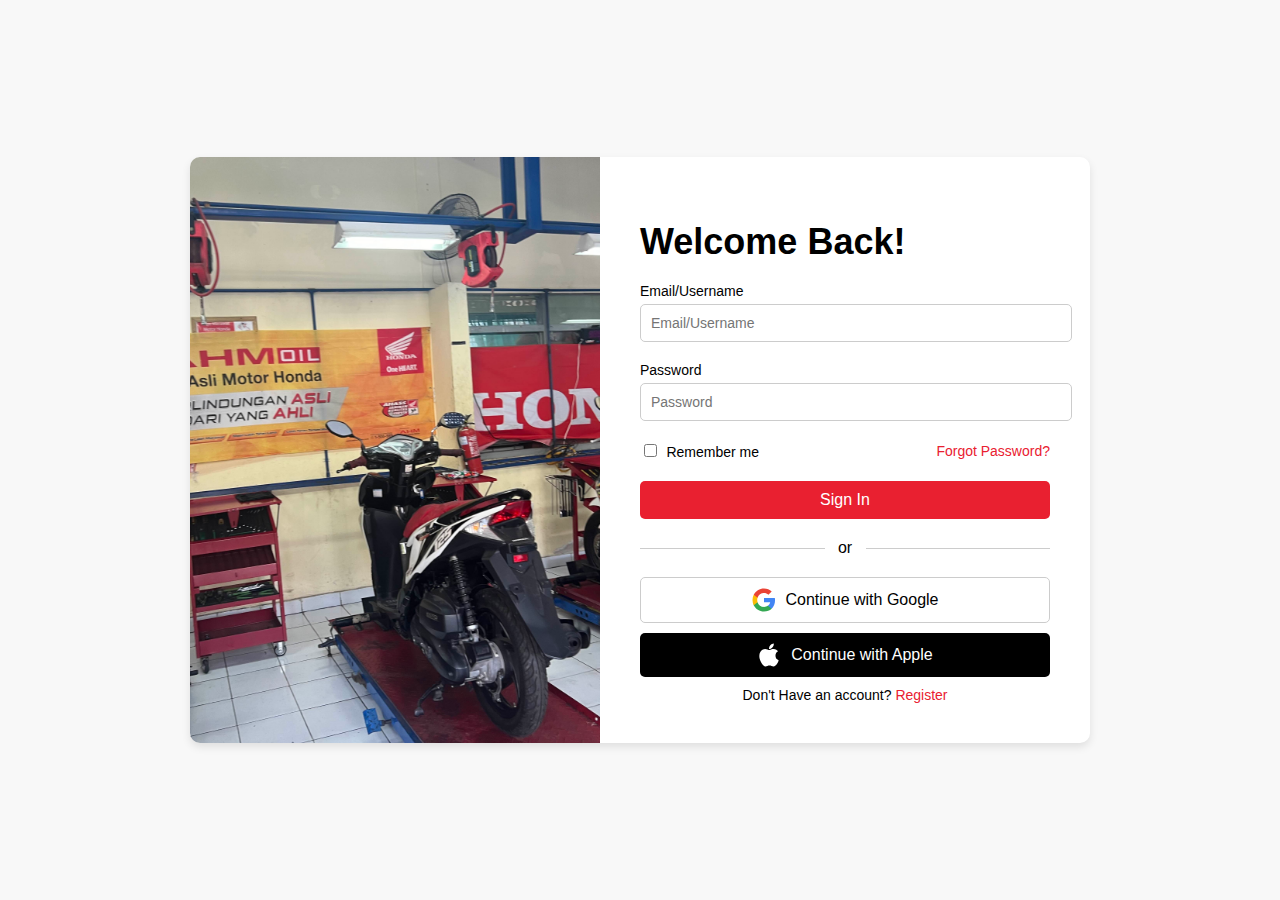
<file: daftar_siswa/XII_TBSM3/XII_TBSM3.html>
<!DOCTYPE html>
<html lang="id">
<head>
    <meta charset="UTF-8">
    <meta name="viewport" content="width=device-width, initial-scale=1.0">
    <title>Data Siswa TBSM</title>
    <link href="../../logout.css" rel="stylesheet">
    <link rel="stylesheet" href="../style.css">
    <link href="https://fonts.googleapis.com/css2?family=Quicksand:wght@400;500;600&display=swap" rel="stylesheet">
</head>
<body>
    <header>
        <div class="navbar">
          <div class="spacer">
            <div class="logo">
              <img src="../../AssetIcon/Logo Skensa TSM.svg">
            </div>
    
            <nav class="nav-links">
              <a href="../../homepage/index.html">Home</a>
              <a href="../../daftar_guru/index.html">Daftar Guru</a>
              <a href="../../daftar_kelas/index.html">Daftar Kelas</a>
              <a href="../../homepage/index.html#section">Fasilitas</a>
              <a href="../../homepage/index.html#section">Agenda</a>
            </nav> 
          </div>
              <a href="#" class="logout-link" id="logout-link" >
                <img src="../../AssetIcon/Log Out Button.svg" alt="Log Out" class="logout-image"/>
              </a>
          </div>
        </header>
        <div id="logout-modal" class="modal">
          <div class="modal-content">
              <h2>Logout Akun?</h2>
              <p>Jika anda keluar dari akun maka anda harus<br>melakukan login ulang.</p>
              <button id="cancel-logout">Tidak</button>
              <button id="confirm-logout">Ya</button>
          </div>
      </div>

        <div class="container">
          <h1>Data Siswa Teknik Sepeda Motor (XII TBSM 3)</h1>
          <div id="table-container"></div>
      </div>
      <script src="script.js"></script>
      <script src="../../logout.js"></script>
</body>
</html>
</file>
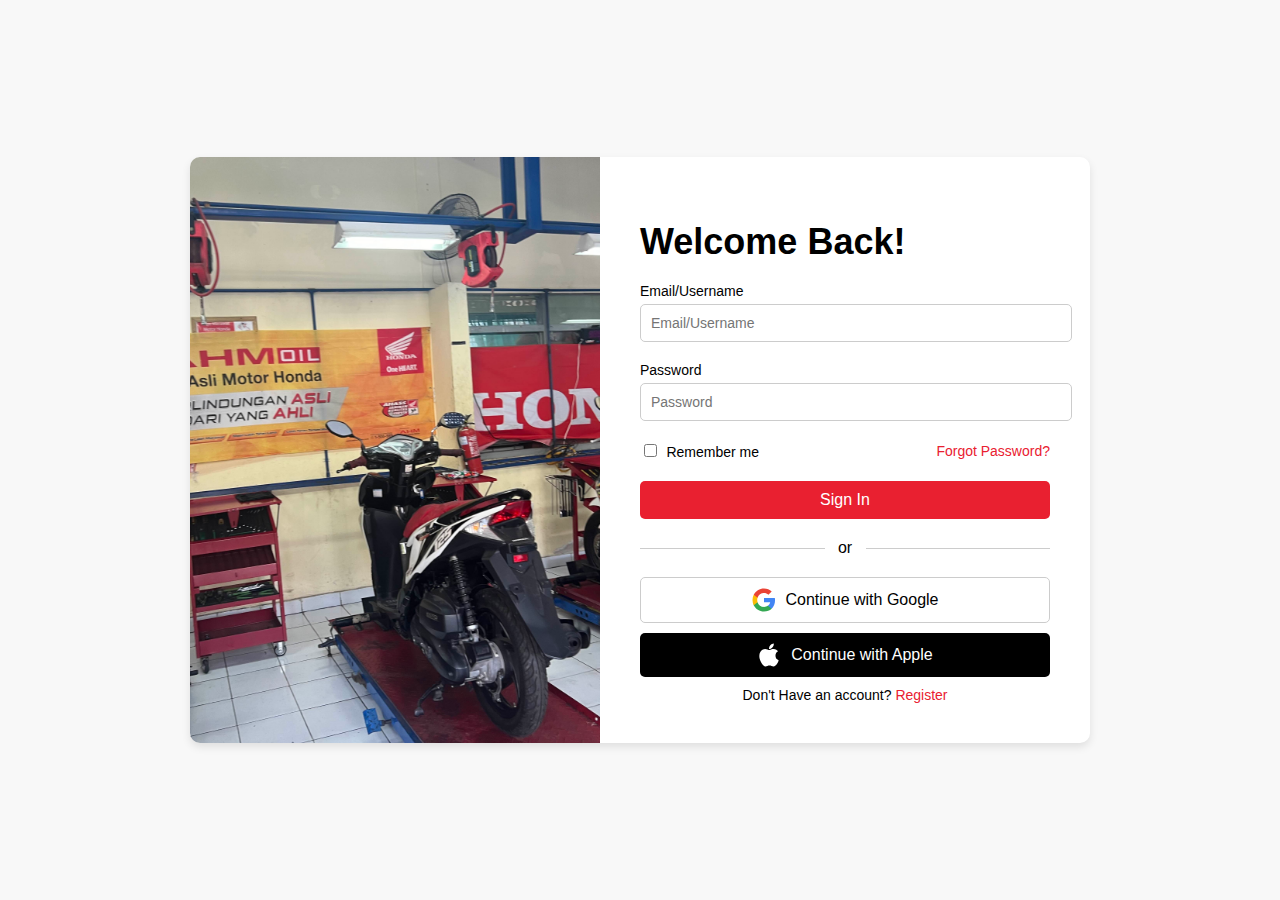
<file: daftar_siswa/XTSM1/X_TSM1.html>
<!DOCTYPE html>
<html lang="id">
<head>
    <meta charset="UTF-8">
    <meta name="viewport" content="width=device-width, initial-scale=1.0">
    <title>Data Siswa TSM</title>
    <link href="../../logout.css" rel="stylesheet">
    <link rel="stylesheet" href="../style.css">
    <link href="https://fonts.googleapis.com/css2?family=Quicksand:wght@400;500;600&display=swap" rel="stylesheet">
</head>
<body>
  <header>
    <div class="navbar">
      <div class="spacer">
        <div class="logo">
          <img src="../../AssetIcon/Logo Skensa TSM.svg">
        </div>

        <nav class="nav-links">
          <a href="../../homepage/index.html">Home</a>
          <a href="../../daftar_guru/index.html">Daftar Guru</a>
          <a href="../../daftar_kelas/index.html">Daftar Kelas</a>
          <a href="../../homepage/index.html#section">Fasilitas</a>
          <a href="../../homepage/index.html#section">Agenda</a>
        </nav> 
      </div>
          <a href="#" class="logout-link" id="logout-link">
            <img src="../../AssetIcon/Log Out Button.svg" alt="Log Out" class="logout-image">
          </a>
      </div>
    </header>
    <div id="logout-modal" class="modal">
      <div class="modal-content">
          <h2>Logout Akun?</h2>
          <p>Jika anda keluar dari akun maka anda harus<br>melakukan login ulang.</p>
          <button id="cancel-logout">Tidak</button>
          <button id="confirm-logout">Ya</button>
      </div>
  </div>

    <div class="container">
      <h1>Data Siswa Teknik Sepeda Motor (X TSM 1)</h1>
      <div id="table-container"></div>
  </div>
  <script src="script.js"></script>
  <script src="../../logout.js"></script>
</body>
</html>
</file>
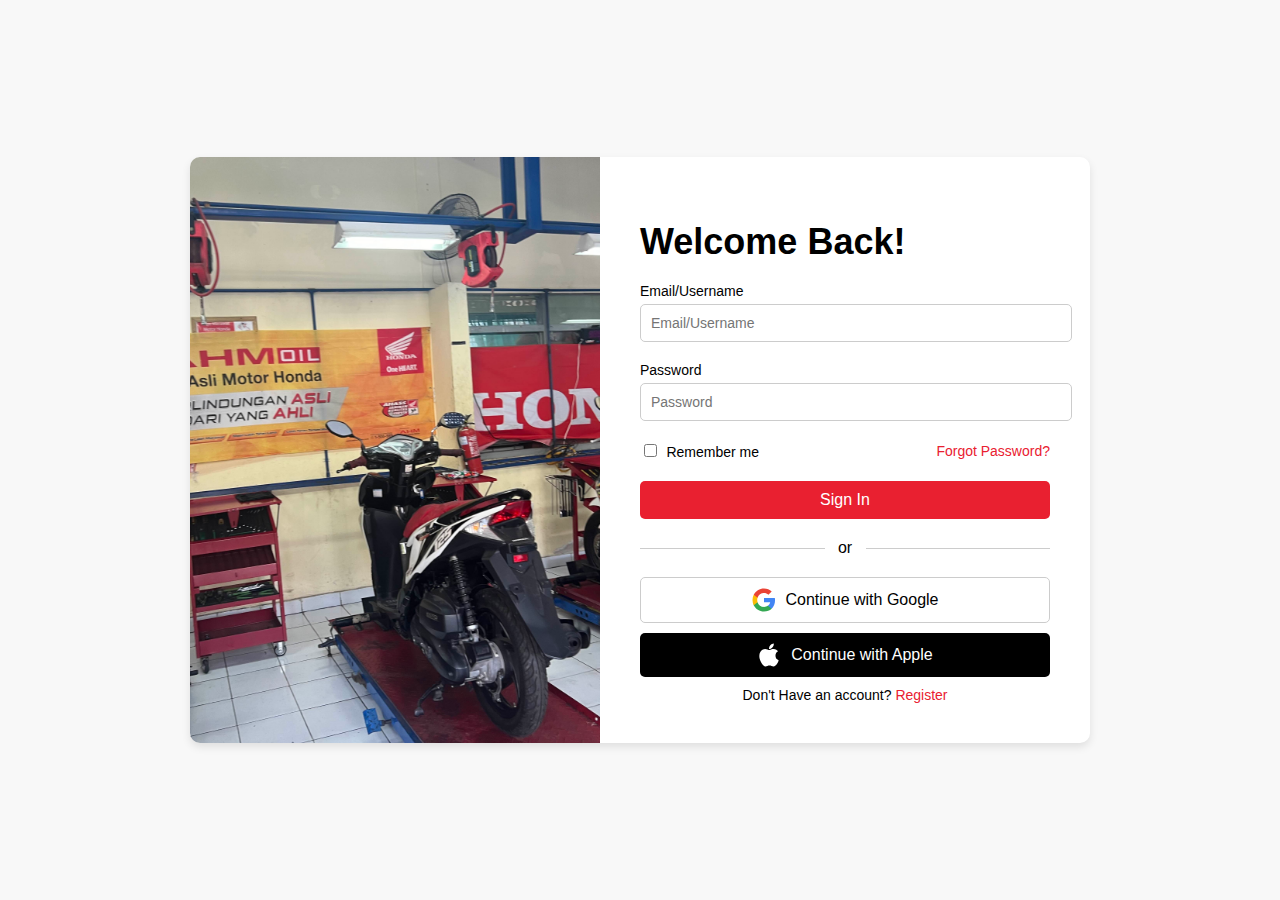
<file: daftar_siswa/XTSM2/X_TSM2.html>
<!DOCTYPE html>
<html lang="id">
<head>
    <meta charset="UTF-8">
    <meta name="viewport" content="width=device-width, initial-scale=1.0">
    <title>Data Siswa TKR</title>
    <link href="../../logout.css" rel="stylesheet">
    <link rel="stylesheet" href="../style.css">
    <link href="https://fonts.googleapis.com/css2?family=Quicksand:wght@400;500;600&display=swap" rel="stylesheet">
</head>
<body>
    <header>
        <div class="navbar">
          <div class="spacer">
            <div class="logo">
              <img src="../../AssetIcon/Logo Skensa TSM.svg">
            </div>
    
            <nav class="nav-links">
              <a href="../../homepage/index.html">Home</a>
              <a href="../../daftar_guru/index.html">Daftar Guru</a>
              <a href="../../daftar_kelas/index.html">Daftar Kelas</a>
              <a href="../../homepage/index.html#section">Fasilitas</a>
              <a href="../../homepage/index.html#section">Agenda</a>
            </nav> 
          </div>
              <a href="#" class="logout-link" id="logout-link">
                <img src="../../AssetIcon/Log Out Button.svg" alt="Log Out" class="logout-image">
              </a>
          </div>
        </header>

        <div id="logout-modal" class="modal">
          <div class="modal-content">
              <h2>Logout Akun?</h2>
              <p>Jika anda keluar dari akun maka anda harus<br>melakukan login ulang.</p>
              <button id="cancel-logout">Tidak</button>
              <button id="confirm-logout">Ya</button>
          </div>
      </div>

        <div class="container">
          <h1>Data Siswa Teknik Sepeda Motor (X TSM 2)</h1>
          <div id="table-container"></div>
      </div>
      <script src="script.js"></script>
      <script src="../../logout.js"></script>
</body>
</html>
</file>
<file: login/login.css>
body {
    display: flex;
    justify-content: center;
    align-items: center;
    height: 100vh;
    margin: 0;
    background-color: #f8f8f8;
    font-family: Arial, sans-serif;
}
.container {
    display: flex;
    background-color: #fff;
    border-radius: 10px;
    box-shadow: 0 4px 8px rgba(0, 0, 0, 0.1);
    overflow: hidden;
    max-width: 900px;
    width: 100%;
}
.image-section {
    flex: 1;
    background: url('../AssetGambar/IMG_0324.jpg') no-repeat center center;
    background-size: cover;
}
.form-section {
    flex: 1;
    padding: 40px;
    display: flex;
    flex-direction: column;
    justify-content: center;
}
.form-section h1 {
    font-size: 36px;
    margin-bottom: 20px;
}
.form-section label {
    font-size: 14px;
    margin-bottom: 5px;
}
.form-section input[type="text"],
.form-section input[type="email"],
.form-section input[type="password"] {
    width: 100%;
    padding: 10px;
    margin-bottom: 20px;
    border: 1px solid #ccc;
    border-radius: 5px;
    font-size: 14px;
}
.form-section .options {
    display: flex;
    justify-content: space-between;
    align-items: center;
    margin-bottom: 20px;
}
.form-section .options input[type="checkbox"] {
    margin-right: 5px;
}
.form-section .options a {
    font-size: 14px;
    color: #E92030;
    text-decoration: none;
}
.form-section .options a:hover {
    text-decoration: underline;
}
.form-section button {
    width: 100%;
    padding: 10px;
    background-color: #E92030;
    border: none;
    border-radius: 5px;
    color: #fff;
    font-size: 16px;
    cursor: pointer;
   
}
.form-section .social-login {
    display: flex;
    flex-direction: column;
    gap: 10px;
    margin-bottom: 10px;
}
.form-section .social-login button {
    display: flex;
    align-items: center;
    justify-content: center;
    padding: 10px;
    border: none;
    border-radius: 5px;
    font-size: 16px;
    cursor: pointer;
}
.form-section .social-login button i {
    margin-right: 10px;
}
.form-section .social-login .google {
    background-color: #fff;
    color: #000;
    border: 1px solid #ccc;
}
.form-section .social-login .apple {
    background-color: #000;
    color: #fff;
}
.form-section .register {
    text-align: center;
    font-size: 14px;
}
.form-section .register a {
    color: #E92030;
    text-decoration: none;
}
.form-section .register a:hover {
    text-decoration: underline;
}
.social-divider {
    text-align: center;
    margin: 20px 0;
    position: relative;
}

.social-divider::before,.social-divider::after {
    content: "";
    position: absolute;
    top: 50%;
    width: 45%;
    height: 1px;
    background-color: #ccc;
}

.social-divider::before {
    left: 0;
}

.social-divider::after {
    right: 0;
}
</file>
<file: daftar_guru/guru.css>
:root{
    --main-color: #E92030;
    --white-color: #fff;
    --font-family: 'Quicksand', sans-serif;
    --font-family1: 'Roboto', sans-serif;
}

body{
    font-family: 'Quicksand', sans-serif;
    background-color: rgb(247, 247, 247);
    height: 100vh;
    margin: 0;
    overflow: hidden;
}

.navbar {
    position: fixed;
    top: 0;
    left: 0;
    width: 100%;
    z-index: 1000;
    display: flex;
    align-items: center;
    padding: 20px 60px;
    background-color: var(--main-color);
    flex-direction: row;
    gap: 30px;
    
}
.navbar text{
    font-family: var(--font-family1);
    font-size: 30px;
    font-weight: 700;
}
.navbar .spacer{
    display: flex;
    flex-direction: row;
    gap: 900px;    
}
.nav-links {
    display: flex;
    align-items: center;
}
.navbar a {
    font-family: var(--font-family1);
    text-decoration: none;
    color: var(--white-color);
    margin: 0 15px;
    font-weight: 500;
}
.navbar a:hover {
    color: #000;
}
.logo{
    font-weight: bold;
    font-size: 20px;
}
.logout-link {
    display: flex;
    align-items: center;
    margin-left: 15px; 
}

.logout-image {
    width: 30px; 
    height: auto;
    cursor: pointer;
    transition: transform 0.3s;
}

.logout-image:hover {
    transform: scale(1.1); 
}

h1{
    color: var(--red);
    text-align: center;
    margin: 0;
    margin-top: 12px;
}

.content{
    border-radius: 10px;
    background-color: rgb(255, 255, 255);
    display: flex;
    flex-direction: column;
    align-items: center;
    width: 60%; /* Lebar container sesuai kebutuhan */
    height: 645px;
    overflow: hidden; /* Sembunyikan bagian gambar yang melampaui container */
    gap: 25px;
    padding: 30px 0;
    margin: 191px auto;
    box-shadow: 0px 5px 10px rgba(0, 0, 0, 0.2);
}

.guru img {
  max-width: 202px; /* Membatasi gambar agar tidak melebihi lebar container */
  height: 100%; /* Menjaga proporsi gambar */
  object-fit: cover;    
}

.row{
    width: 100%;
    display: flex;
    flex-direction: row;
    justify-content: center;
    gap: 50px;
}

.guru{
    height: 250px;
    border: 1px solid white;
    position: relative;
    transition: .25s ease-out;
}

.detail-guru{
    position: absolute;
    bottom: 0;
    width: 100%;
    height: 80px;
    background-color: rgba(0, 0, 0, 0.599);
    color: white;
    font-size: 14px;
    font-weight: bold;
}

.detail-guru p{
    margin-left: 7px;
}

.nama-guru{
    margin: 0;
    margin-top: 5px;
}

.kode-guru{
    font-size: 12px;
    font-weight: 300;
    margin: 0;
    margin-top: 2px;
}
.guru:hover {
    transform: scale(1.1);
}
</file>
<file: logout.css>
.modal {
        display: none; /* Hidden by default */
        position: fixed; /* Stay in place */
        z-index: 1; /* Sit on top */
        left: 0;
        top: 0;
        width: 100%; /* Full width */
        height: 100%; /* Full height */
        overflow: auto; /* Enable scroll if needed */
        backdrop-filter: blur(8.5px);
    }

    .modal-content {
        background-color: var(--white-color);
        margin: 15% auto; /* 15% from the top and centered */
        padding: 20px;
        border: 1px solid #888;
        width: 314px; /* Could be more or less, depending on screen size */
        text-align: center; /* Center text */
    }

.modal button {
    margin: 10px;
    padding: 10px 30px;
    border: none;
    border-radius: 5px;
    cursor: pointer;
}
.modal-content h2{
    color: var(--main-color);
    font-size: 26px;
    font-family: var(--font-family);
    font-weight: 700;
    margin-bottom: 0;
}
.modal-content p{
    font-size: 10px;
    font-family: var(--font-family);
    font-weight: 400;
    margin-top: 0;
    margin-bottom: 20px;
}
.modal button#confirm-logout {
    background-color: var(--main-color); /* Main color */
    color: var(--white-color);
}

.modal button#cancel-logout {
    background-color: #C1C1C1; /* Gray color for cancel */
    color: var(--white-color);
}
.modal button#confirm-logout, .modal button#cancel-logout{
    font-family: var(--font-family);
    font-weight: 700;
    font-size: 15px;
}
</file>
<file: daftar_kelas/kelas.css>
:root{
    --main-color: #E92030;
    --white-color: #fff;
    --font-family: 'Quicksand', sans-serif;
    --font-family1: 'Roboto', sans-serif;
}

body{
    font-family: 'Quicksand', sans-serif;
    background-color: rgb(247, 247, 247);
    height: 100vh;
    margin: 0;
    overflow: hidden;
}

.navbar {
    position: fixed;
    top: 0;
    left: 0;
    width: 100%;
    z-index: 1000;
    display: flex;
    align-items: center;
    padding: 20px 60px;
    background-color: var(--main-color);
    flex-direction: row;
    gap: 30px;
    
}
.navbar text{
    font-family: var(--font-family1);
    font-size: 30px;
    font-weight: 700;
}
.navbar .spacer{
    display: flex;
    flex-direction: row;
    gap: 900px;    
}
.nav-links {
    display: flex;
    align-items: center;
}
.navbar a {
    font-family: var(--font-family1);
    text-decoration: none;
    color: var(--white-color);
    margin: 0 15px;
    font-weight: 500;
}
.navbar a:hover {
    color: #000;
}
.logo{
    font-weight: bold;
    font-size: 20px;
}
.logout-link {
    display: flex;
    align-items: center;
    margin-left: 15px; 
}

.logout-image {
    width: 30px; 
    height: auto;
    cursor: pointer;
    transition: transform 0.3s;
}

.logout-image:hover {
    transform: scale(1.1); 
}

h1{
    color: var(--red);
    text-align: center;
    margin: 21px 0;
    margin-bottom: 18px;
}

.container{
    border-radius: 10px;
    background-color: rgb(255, 255, 255);
    display: flex;
    align-items: center;
    flex-direction: column;
    width: 60%; /* Lebar container sesuai kebutuhan */
    overflow: hidden; /* Sembunyikan bagian gambar yang melampaui container */
    gap: 25px;
    padding: 30px 0;
    margin: 191px auto;
    box-shadow: 0px 5px 10px rgba(0, 0, 0, 0.2);
}

.row{
    display: flex;
    flex-direction: row;
    justify-content: center;
    gap: 15px;
    margin-bottom: 20px;
    font-size: 28px;
}

.column{
    display: flex;
    justify-content: center;
    flex-wrap: wrap;
    width: 480px;
    font-size: 32px;
    gap: 20px 15px;
}

.box{
    height: 170px;
    width: 170px;
    background-color: #E92030;
    font-family: 'Quicksand', sans-serif;
    font-weight: bold;
    display: flex;
    align-items: center;
    justify-content: center;
    border-radius: 5px;
    color: white;
    cursor: pointer;
    box-shadow: 0px 5px 10px rgba(5, 0 , 0, 0.2);
}

.inner {
    position: relative;
    inset: 0px;
    border-radius: 4px;
    overflow: hidden;
    transition: inherit;
    transition: .25s ease-out;
}

.inner:hover {
    transform: translateY(-10px);
}

.inner::before {
    content: "";
    position: absolute;
    inset: 0;
    background: linear-gradient(-65deg, #0000 40%, #fff7 50%, #0000 70%);
    background-size: 200% 100%;
    background-repeat: no-repeat;
    animation: thing 3s ease infinite;
  }

@keyframes thing {
    0% {
      background-position: 130%;
      opacity: 1;
    }
  
    to {
      background-position: -166%;
      opacity: 0;
    }
  }

a{
    text-decoration: none;
    color: inherit;
}
</file>
<file: homepage/css/style.css>
:root {
    --main-color: #E92030;
    --white-color: #fff; 
    --font-family: 'Quicksand', sans-serif;
    --monserrat: 'Montserrat', sans-serif;
    --font-family1: 'Roboto', sans-serif;

}

html{
    scroll-behavior: smooth;
}

body {
    margin: 0;
    padding-top: 60px;
    font-family: 'Roboto', sans-serif;
    background-color: #FBFAF5;
    height: 100vh;
}

.navbar {
    position: fixed;
    top: 0;
    left: 0;
    width: 100%;
    z-index: 1000;
    display: flex;
    align-items: center;
    padding: 20px 60px;
    background-color: var(--main-color);
    flex-direction: row;
    gap: 30px;
    
}
.navbar text{
    font-family: var(--font-family1);
    font-size: 30px;
    font-weight: 700;
}
.navbar .spacer{
    display: flex;
    flex-direction: row;
    gap: 900px;    
}
.nav-links {
    display: flex;
    align-items: center;
}
.navbar a {
    font-family: var(--font-family1);
    text-decoration: none;
    color: var(--white-color);
    margin: 0 15px;
    font-weight: 500;
}
.navbar a:hover {
    color: #000;
}
.logo{
    font-weight: bold;
    font-size: 20px;
}
.logout-link {
    display: flex;
    align-items: center;
    margin-left: 15px; 
}

.logout-image {
    width: 30px; 
    height: auto;
    cursor: pointer;
    transition: transform 0.3s;
}

.logout-image:hover {
    transform: scale(1.1); 
}
.hero {
    position: relative;
    text-align: left;
    color: var(--white-color);
    background-image: url('../../AssetGambar/Backgournd_2.png');
    background-size: cover;
    background-position: center;
    background-repeat: no-repeat;
    padding: 130px 30px;
    height: 30vh; 
    display: flex;
    justify-content: center;
}


.hero-text {
    position: absolute;
    top: 50%;
    left: 50%;
    transform: translate(-50%, -50%);
}
.hero-text h1 {
    font-size: 57px;
    margin: 0;
    white-space: nowrap; 
    overflow: hidden; 
    font-weight:700;
    font-family: var(--font-family);
}
.hero-text p {
    margin:0;
    font-family: var(--monserrat);
    font-size: 15px;
}

.content, .agenda, .img-container {
    max-width: 1219px; 
    width: 100%; 
    margin: 0 auto; 
    height: 396px;
}

.footer {
    width: 100%;
    overflow: hidden;
    background-color: #3B3B3B;
    white-space: nowrap;
    padding: 10px 0;
    position: sticky;
    margin-top: 12px;
}

.footer-text {
    display: inline-block;
    animation: marquee 20s linear infinite;
    width: max-content;
}

.footer-text span {
    display: inline-block;
    padding-right: 200px; /* Space between texts */
    color: var(--white-color);
}

@keyframes marquee {
    0% {
        transform: translateX(-100%); /* Start from the left */
    }
    100% {
        transform: translateX(100%); /* End at the right */
    }
}

/* Hover effect to pause animation */
.footer-text:hover {
    animation-play-state: paused;
}



.docs-container{
    display: grid;
    width: 100%;
    grid-template-columns: repeat(4, 1fr);
    grid-template-rows: repeat(2, 243px);
    gap:6px;
    margin-top: 32px;
}
.docs-container img{
    object-fit: cover;
    width: 100%;
    height: 100%;
}
.support{
    width: 100%;
    height: 328px;
    background-color:#F5F5F5;
    display: flex;
    flex-direction: row;
    align-items: center;
    justify-content: center;
    gap:80px
}
.support .support-archives, .support .support-post, .support .support-info{
    display: flex;
    flex-direction: column;
    height: 242px;
}
.support-archives h3, .support-post h3, .support-info h3{
    margin: 8px 0;
    font-size: 22px;
    font-family: var(--font-family);
    font-weight: 700;
}
.support-archives p{
    margin: 0;
    margin-bottom: 4px;
    font-family: var(--font-family);
    font-size: 14px;
    font-weight: 400;
}
.support-post{
    margin: 0;
}
.support-post .content-desc{
    display: flex;
    flex-direction: row;
    width: 100%;
    padding: 0 0px;
    padding-bottom: 5px;
}
.support-info p{
    margin: 0;
    margin-bottom: 4px;
    font-family: var(--font-family);
    font-size: 14px;
    font-weight: 400;
    color: var(--black-color);
    filter: saturate(136%);
}
.support-info .NPSN{
    background-color: var(--white-color);
    padding: 5px 10px;
    color:  #C2C2C2;
}
.support-info .social-media{
    display: grid;
    grid-template-columns: repeat(4, 40px);
    gap:10px;
    height:40px;
    width:184px;
    margin: 12px 0;
}
footer{
    display: flex;
    width: 100%;
    height: 49px;
    color: var(--white-color);
    text-align: center;
    justify-content: center;
    background: var(--main-color);
    font-family: var(--font-family);
    font-weight: 700;
    font-size: 14px;
}

a{
    text-decoration: none;
    color: inherit;
}
</file>
<file: homepage/css/box1.css>
.hero .content {
    max-width: 1159px; 
    width: 100%; 
    height: 376px;
    background-color: var(--white-color);
    padding: 20px;
    box-shadow: 0 0 10px rgba(0, 0, 0, 0.1);
    margin-top: 320px;
    flex: 1;
    color: #000;
    display: grid;
    grid-template-columns: 1.5fr 1fr;
}
.content .welcome{
    background-color: var(--white-color);
    padding: 10px;
    padding-bottom: 0;
    padding-top: 0;
    border-right: 2px solid gray;
    margin: 0 10px;
    
}
.content .school-info{
    background-color: var(--white-color);
    padding: 10px;
    padding-bottom: 0;
    padding-top: 0;
    margin: 0 10px;
}
.content .school-info .social-media{
    display: grid;
    grid-template-columns: repeat(4, 40px);
    gap:10px;
    height:40px;
    width:184px;
    margin: 12px auto;
}
.social-icon{
    background-color: var(--main-color);
    border-radius: 5px;
    display: flex; 
    justify-content: center; 
    align-items: center;
}
.social-icon img{
    object-fit: contain;
}
.content .welcome h2,.content .welcome h4 {
    color:  var(--main-color);
}
.content .welcome p {
    color: #666;
    font-family: var(--font-family1);
}
.content .welcome .headmaster {
    display: flex;
    border-top: 2px solid gray;
    align-items: center;
    padding: 20px;
    padding-left: 0px;
    margin-top: 20px;
}
.content .welcome .headmaster img {
    width: 50px;
    height: 50px;
    margin-right: 10px;
    border-radius:50%;
    object-fit:cover;
}
.content .school-info {
    text-align: center;
}
.content .school-info h2 {
    color:  var(--main-color);
}
.content .school-info .stats {
    display: flex;
    justify-content: space-around;
    margin: 20px 0;
}
.content .school-info .stats div {
    text-align: center;
}
.content .school-info .stats div span {
    display: block;
    font-size: 30px;
    padding: 20px;
    padding-bottom: 10px;
    font-weight: bold;
}

.content .school-info .contact {
    margin-top: 80px;
}
.content .school-info .contact span {
    display: block;
    font-size: 24px;
    font-weight: bold;
}
</file>
<file: homepage/css/box2.css>
.agendaWrapper{
    display: flex;
    justify-content: center;
    padding-inline: 20px;
}
.agenda {
    display: flex;
    justify-content: center;
    padding: 20px;
    position: relative;
    margin-top: 352px;
    font-style: normal;
}
.agenda img{
    overflow: hidden;
    height: 396px;
    width: 600px;
}
.agenda .agenda-item h2{
    color:  var(--main-color);
}
.agenda span{
    color:  var(--main-color);
}
.agenda .agenda-item, .agenda .agenda-list {
    background-color: var(--white-color);
    padding: 10px;
    padding-left: 30px;
    box-shadow: 0 0 10px rgba(0, 0, 0, 0.1);
    margin: 0 10px;
    flex: 1;
}
.agenda .agenda-item h3, .agenda .agenda-list h3 {
    background-color:  var(--main-color);
    padding: 10px;
    color: var(--white-color);
    width: 150px;
    border-radius: 3px;
}
.agenda .agenda-item table {
    width: 100%;
    margin-top: 10px;
    border-collapse: collapse;
   
}
.agenda .agenda-item table th, .agenda .agenda-item table td {
    border: 1px solid #ddd;
    padding: 10px;
    text-align: left;
    
}
.agenda .agenda-item table th {
    background-color: #f5f5f5;
}
.agenda .agenda-list ul {
    list-style: none;
    padding: 0;
    margin: 0;
}
.agenda .agenda-list ul li {
    padding: 10px 0;
    border-bottom: 1px solid #ddd;
}
.agenda .agenda-list ul li:last-child {
    border-bottom: none;
}
</file>
<file: homepage/css/box3.css>
.img-container{
    box-sizing: border-box;
    font-style: normal;
    height: 300px;
    ;
    padding-top: 40px;
    align-self: center;
    margin: 0 auto;
    display: grid;
    grid-template-areas: 
        'img1 img2 img2 img3'
        'img1 img4 img5 img3';
    grid-template-columns: 265px 265px 265px 370px;
    gap: 15px;
}
 .img_1{
    grid-area: img1;
    background-image: url('../../AssetGambar/RunPhoto.svg');
    background-repeat: no-repeat;
    display: flex; 
    flex-direction: column; 
    justify-content: space-between;
}
.img_2{
    grid-area: img2;
    background-image: url('../../AssetGambar/Science.svg');
}
.img_3{
    grid-area: img3;
    display: flex; 
    flex-direction: row; 
    align-items: center;
    overflow: hidden;
    width: 100%;
   
}
.img_3 img{
    max-width: 100%;
    height: 100%;
    object-fit: cover;
}
.img_3_content {
    align-self: flex-start;
    align-items: center;
    position: relative; 
    flex: 0 0 auto;
    width: 50%;
    height: 100%;
}
.img_4{
    grid-area: img4;
    background-image: url('../../AssetGambar/Boxing.svg');
}
.img_5{
    grid-area: img5;
    background-image: url('../../AssetGambar/Swim.svg');
}
.img_2, .img_4, .img_5{
    display: flex; 
    flex-direction: column; 
    justify-content: flex-end;
}
.img_1, .img_2, .img_3, .img_4, .img_5 {
    width: 100%; 
    height: 100%;
    object-fit: cover;
    background-color: var(--white-color);
    box-shadow: 0 0 10px rgba(0, 0, 0, 0.1);
    overflow: hidden;
    background-size: cover;
    background-position: center;
    background-repeat: no-repeat;
}
.p-box{
    background-color:  var(--main-color);
    padding: 10px;
    border-radius: 8px;
    color: var(--white-color);
    width: 100px;
    text-align: center;
    margin: 10px;
    margin-top: 15px;
    font-size: 10px;
    font-weight: 500;
}
.date{
    color: var(--white-color);
    margin: 10px;
    font-size: 10px;
    font-family: var(--font-family);
    margin-top: auto;
    margin-bottom: 0px;
}
.desc{
    font-family: var(--font-family);
    color: var(--white-color);
    font-weight: bold;
    font-size: 14px;
    margin: 10px;
    margin-top: 0px;
}
.below{
    position: absolute;
    bottom: 25px; 
    left: 10px; 
    font-family: var(--font-family);
    color: var(--white-color);
    font-weight: 700;
    font-size: 15px;
}
.job{
    position: absolute; 
    bottom: 10px; 
    left: 10px; 
    color: var(--white-color);
    font-family: var(--font-family);
    font-weight: normal;
    font-size: 12px;
}

.side-content {
    display: flex;
    flex-direction: column;
    align-items: flex-start; 
    height: 100%;
}
.side-content .p-desc{
   color: var(--main-color);
   font-family: var(--font-family);
   font-weight: bold;
   font-size: 18px;
   text-align:center;
}
</file>
<file: homepage/css/box4.css>
.box-4{
    display: grid;
    grid-template-columns: repeat(4, 303px); /* Adjust the number of columns */
    gap: 10px; 
    max-width: 1248px;
    width: 100%;
    margin: 15px auto;
}
.box-4 h3{
    color: var(--main-color);
    font-family: var(--font-family);
    font-weight: bold;
}
.box-4 .wrapper{
    display: flex;
    flex-direction: column;
    height: 100%;
    width: 100%;
    flex: 1;
}
.box-4 .content{
    padding-bottom: 20px;
    height: 100%;
    display: flex;
    flex-direction: column;
    align-items: center;
    justify-content: flex-start;
    box-shadow: 0 0 10px rgba(0, 0, 0, 0.1);
    width: 100%;
}
.box-4 .content .content-img{
    width: 100%;
    max-height: 200px;
    height: 100%;
    object-fit: cover; 
    display: block; /* Prevents bottom space */
}
.box-4 .content .content-wrapper{
    display: flex;
    flex-direction: column;
    height: 100%;
    width: 100%;
    justify-content: space-between;
}
.box-4 .content .content-desc{
    display: flex;
    flex-direction: row;
    width: 100%;
    padding: 20px 0;
    padding-bottom: 5px;
}
.content .p-box{
    margin: 10px auto;
    width: 70px;
    padding: 5px 10px;
}
.content-desc img{
    max-width: 100px;
    width: 100%;
    max-height: 53px;
    height: auto;
    object-fit: cover;
    display: block;
}
.content-desc .desc-text{
    display: flex;
    flex-direction: column;
    margin-left: 10px;
}
.desc-text .date{
    color: #565656;
}
.desc-text .desc{
    color: black;
    font-weight: 700;
}
</file>
<file: homepage/css/guru&siswa.css>
.Guru{
    width: 100%;
    display: flex;
    flex-direction: column;
    align-items: center;
    margin: 32px 0;
}
.Guru h3{
    color: var(--main-color);
    font-family: var(--font-family);
    font-size: 26px;
    font-weight: 700;
    margin: 0;
}
.Guru .lainnya{
    display: flex;
    width: 47%;
    flex-direction: row;
    justify-content: flex-end;
}

.Guru .lainnya p{
    color: var(--main-color);
    font-family: var(--font-family);
    font-size: 14px;
    font-weight: 600;   
    padding: 0 5px; 
}
.Guru .img-grid{
    display: grid;
    grid-template-columns: repeat(4, 202px);
    height: 278px;
    gap:20px;
    
}
.img-grid .container1{
    background-image: url('../../AssetGambar/Triatha.png');
    width: 100%; 
    height: 100%;
    display: flex;
    flex-direction: column;
    background-size: cover;
    background-position: center top;
    background-repeat: no-repeat;
    justify-content: flex-end;
}
.img-grid .container2{
    background-image: url('../../AssetGambar/Anak\ Agung\ Putu\ Ananta.png');
    width: 100%; 
    height: 100%;
    display: flex;
    flex-direction: column;
    background-size: cover;
    background-position: center top;
    background-repeat: no-repeat;
    justify-content: flex-end;
}
.img-grid .container3{
    background-image: url('../../AssetGambar/Gusti\ lanang.png');
    width: 100%; 
    height: 100%;
    display: flex;
    flex-direction: column;
    background-size: cover;
    background-position: center top;
    background-repeat: no-repeat;    
    justify-content: flex-end;
}
.img-grid .container4{
    background-image: url('../../AssetGambar/nyoman\ mudana.png');
    width: 100%; 
    height: 100%;
    display: flex;
    flex-direction: column;
    background-size: cover;
    background-position: center top;
    background-repeat: no-repeat;
    justify-content: flex-end;
} 
.img-grid .content{
    display: flex;
    width: 100%;
    height: 30%;
    z-index: 1;
    backdrop-filter: blur(4px);
    background-color: #383838B8;
    ;
    filter: saturate(175%);
}
.img-grid .desc{
    padding: 10px 0;
}
.Siswa{
    width: 100%;
    display: flex;
    flex-direction: column;
    align-items: center;
    margin: 32px 0;
}
.Siswa h3{
    color: var(--main-color);
    font-family: var(--font-family);
    font-size: 26px;
    font-weight: 700;
    margin: 0;
}
.Siswa .lainnya{
    display: flex;
    width: 47%;
    flex-direction: row;
    justify-content: flex-end;
}

.Siswa .lainnya .link p{
    color: var(--main-color);
    font-family: var(--font-family);
    font-size: 14px;
    font-weight: 600;   
    padding: 0 5px; 
}
.Siswa .grid{
    display: grid;
    grid-template-columns: repeat(4, 202px);
    height: 182px;
    gap:20px;
    
}
.lainnya .link{
    display: flex;
    flex-direction: row;
}
.Siswa .grid .container1,
.Siswa .grid .container2,
.Siswa .grid .container3,
.Siswa .grid .container4
{
    background-color: var(--main-color);
    width: 100%; 
    height: 100%;
    display: flex;
    flex-direction: column;
    background-size: cover;
    background-position: center top;
    background-repeat: no-repeat;
    justify-content: center;
}
.Siswa .desc{
    font-size: 50px;
    text-align: center;
}
</file>
<file: homepage/css/countdown&quotes.css>
.agenda-countdown{
    display: flex;
    flex-direction: row;
    background-color: #533D3D;
    margin-top: 12px;
    padding: 30px 0;
    width: 100%;
}
.agenda-countdown .agenda-detail{
    display: flex;
    flex-direction: row;
    margin: auto auto;
    max-width: 684px;
    justify-content: space-between;
    width: 100%;
}
.agenda-detail h2{
    color: var(--white-color);
    font-family: var(--font-family);
    font-weight: 700;
    font-size: 26px;
    margin-top: 0;
}
.agenda-detail h3{
    color:#E1BDC0;
    font-family: var(--font-family);
    font-weight: 500;
    font-size: 22px;
    margin-bottom: 0;
}
.agenda-countdown .agenda-date{
    display: flex;
    flex-direction: column;
    padding: 20px;
}
.agenda-countdown .countdown{
    align-self: center;
    display: grid;
    grid-template-columns: repeat(4, 40px);
    gap: 10px;
    padding: 20px;
}
.countdown .box{
    display: flex;
    flex-direction: column;
    border-right: 1px solid var(--white-color);
    padding-right: 10px;
}
.countdown .box-detik{
    display: flex;
    flex-direction: column;
    
}
.countdown .box span{
    font-size: 26px;
    font-family: var(--font-family);
    font-weight: 700;
    margin: 0;
    color:#E1BDC0;
    text-align: center;
}
.countdown .box p{
    font-size: 10px;
    font-family: var(--font-family);
    font-weight: 500;
    color:#E1BDC0;
    text-align: center;
    margin: 0;
}
.countdown .box-detik span{
    font-size: 26px;
    font-family: var(--font-family);
    font-weight: 700;
    margin: 0;
    color:var(--white-color);
    text-align: center;
}
.countdown .box-detik p{
    font-size: 10px;
    font-family: var(--font-family);
    font-weight: 500;
    color:var(--white-color);
    text-align: center;
    margin: 0;
}
.quotes{
    display: flex;
    flex-direction: column;
    align-items: center;
    background-color: #533D3D;
    margin-top: 32px;
    width: 100%;
    height: 217px;
}
.quotes h3{
    font-family: var(--font-family);
    font-size: 22px;
    margin-bottom: 4px;
    color: #E1BDC0;
}
.quotes h2{
    color: var(--white-color);
    font-family: var(--font-family);
    font-weight: 700;
    font-size: 26px;
    margin-top: 0;
    text-align: center;
}
.quotes p{
    font-family: var(--font-family);
    color: var(--white-color);
    font-weight: 400;
    font-size: 18px;
    margin: 0;
}
</file>
<file: register/style.css>
body {
    display: flex;
    justify-content: center;
    align-items: center;
    height: 100vh;
    margin: 0;
    background-color: #f8f8f8;
    font-family: Arial, sans-serif;
}
.container {
    display: flex;
    background-color: #fff;
    border-radius: 10px;
    box-shadow: 0 4px 8px rgba(0, 0, 0, 0.1);
    overflow: hidden;
    max-width: 900px;
    width: 100%;
}
.image-section {
    flex: 1;
    background: url('../AssetGambar/IMG_0324.jpg') no-repeat center center;
    background-size: cover;
}
.form-section {
    flex: 1;
    padding: 40px;
    display: flex;
    flex-direction: column;
    justify-content: center;
}
.form-section h1 {
    font-size: 36px;
    margin-bottom: 20px;
}
.form-section label {
    font-size: 14px;
    margin-bottom: 5px;
}
.form-section input[type="text"],
.form-section input[type="email"],
.form-section input[type="password"] {
    width: 100%;
    padding: 10px;
    margin-bottom: 20px;
    border: 1px solid #ccc;
    border-radius: 5px;
    font-size: 14px;
}
.form-section .options {
    display: flex;
    justify-content: space-between;
    align-items: center;
    margin-bottom: 20px;
}
.form-section .options input[type="checkbox"] {
    margin-right: 5px;
}
.form-section .options a {
    font-size: 14px;
    color: #E92030;
    text-decoration: none;
}
.form-section .options a:hover {
    text-decoration: underline;
}
.form-section button {
    width: 100%;
    padding: 10px;
    background-color: #E92030;
    border: none;
    border-radius: 5px;
    color: #fff;
    font-size: 16px;
    cursor: pointer;
   
}
.form-section .social-login {
    display: flex;
    flex-direction: column;
    gap: 10px;
    margin-bottom: 10px;
}
.form-section .social-login button {
    display: flex;
    align-items: center;
    justify-content: center;
    padding: 10px;
    border: none;
    border-radius: 5px;
    font-size: 16px;
    cursor: pointer;
}
.form-section .social-login button i {
    margin-right: 10px;
}
.form-section .social-login .google {
    background-color: #fff;
    color: #000;
    border: 1px solid #ccc;
}
.form-section .social-login .apple {
    background-color: #000;
    color: #fff;
}
.form-section .register {
    text-align: center;
    font-size: 14px;
}
.form-section .register a {
    color: #E92030;
    text-decoration: none;
}
.form-section .register a:hover {
    text-decoration: underline;
}
.social-divider {
    text-align: center;
    margin: 20px 0;
    position: relative;
}

.social-divider::before,.social-divider::after {
    content: "";
    position: absolute;
    top: 50%;
    width: 45%;
    height: 1px;
    background-color: #ccc;
}

.social-divider::before {
    left: 0;
}

.social-divider::after {
    right: 0;
}
</file>
<file: daftar_siswa/style.css>
:root {
    --main-color: #E92030;
    --white-color: #fff; 
    --font-family: 'Quicksand', sans-serif;
}
body {
    font-family: 'Quicksand', sans-serif;
    background-color: #FBFAF5;
    margin: 0;
    padding: 0;
    height: 100vh;
}

.navbar {
    position: fixed;
    top: 0;
    left: 0;
    width: 100%;
    z-index: 1000;
    display: flex;
    align-items: center;
    padding: 20px 60px;
    background-color: var(--main-color);
    flex-direction: row;
    gap: 30px;
    
}
.navbar text{
    font-family: var(--font-family1);
    font-size: 30px;
    font-weight: 700;
}
.navbar .spacer{
    display: flex;
    flex-direction: row;
    gap: 900px;    
}
.nav-links {
    display: flex;
    align-items: center;
}
.navbar .nav-links a {
    font-family: var(--font-family1);
    text-decoration: none;
    color: var(--white-color);
    margin: 0 15px;
    font-weight: 500;
}
.navbar a:hover {
    color: #C2C2C2;
}
.logo{
    font-weight: bold;
    font-size: 20px;
}
.logout-link {
    display: flex;
    align-items: center;
    margin-left: 15px; 
}

.logout-image {
    width: 30px; 
    height: auto;
    cursor: pointer;
    transition: transform 0.3s;
}

.logout-image:hover {
    transform: scale(1.1); 
}
.hero {
    position: relative;
    text-align: left;
    color: var(--white-color);
    background-image: url('../asset/Gambar Wisuda.png');
    background-size: cover;
    background-position: center;
    background-repeat: no-repeat;
    padding: 130px 30px;
    height: 30vh; 
    display: flex;
    justify-content: center;
}
.container {
    max-width: 800px;
    margin: 121px auto;
    padding: 20px;
    background-color: #ffffff;
    box-shadow: 0 4px 8px rgba(0, 0, 0, 0.1);
}

h1 {
    text-align: center;
    color: #333;
    margin-bottom: 20px;
}

table {
    width: 100%;
    border-collapse: collapse;
    margin-top: 20px;
}

thead {
    background-color: #E92030;
    color: #ffffff;
}

th, td {
    border: 1px solid #ddd;
    padding: 10px;
    text-align: left;
}

tbody tr:nth-child(even) {
    background-color: #f9f9f9;
}

tbody tr:hover {
    background-color: #f1f1f1;
}

th {
    font-weight: 600;
}

td {
    color: #555;
}
</file>
